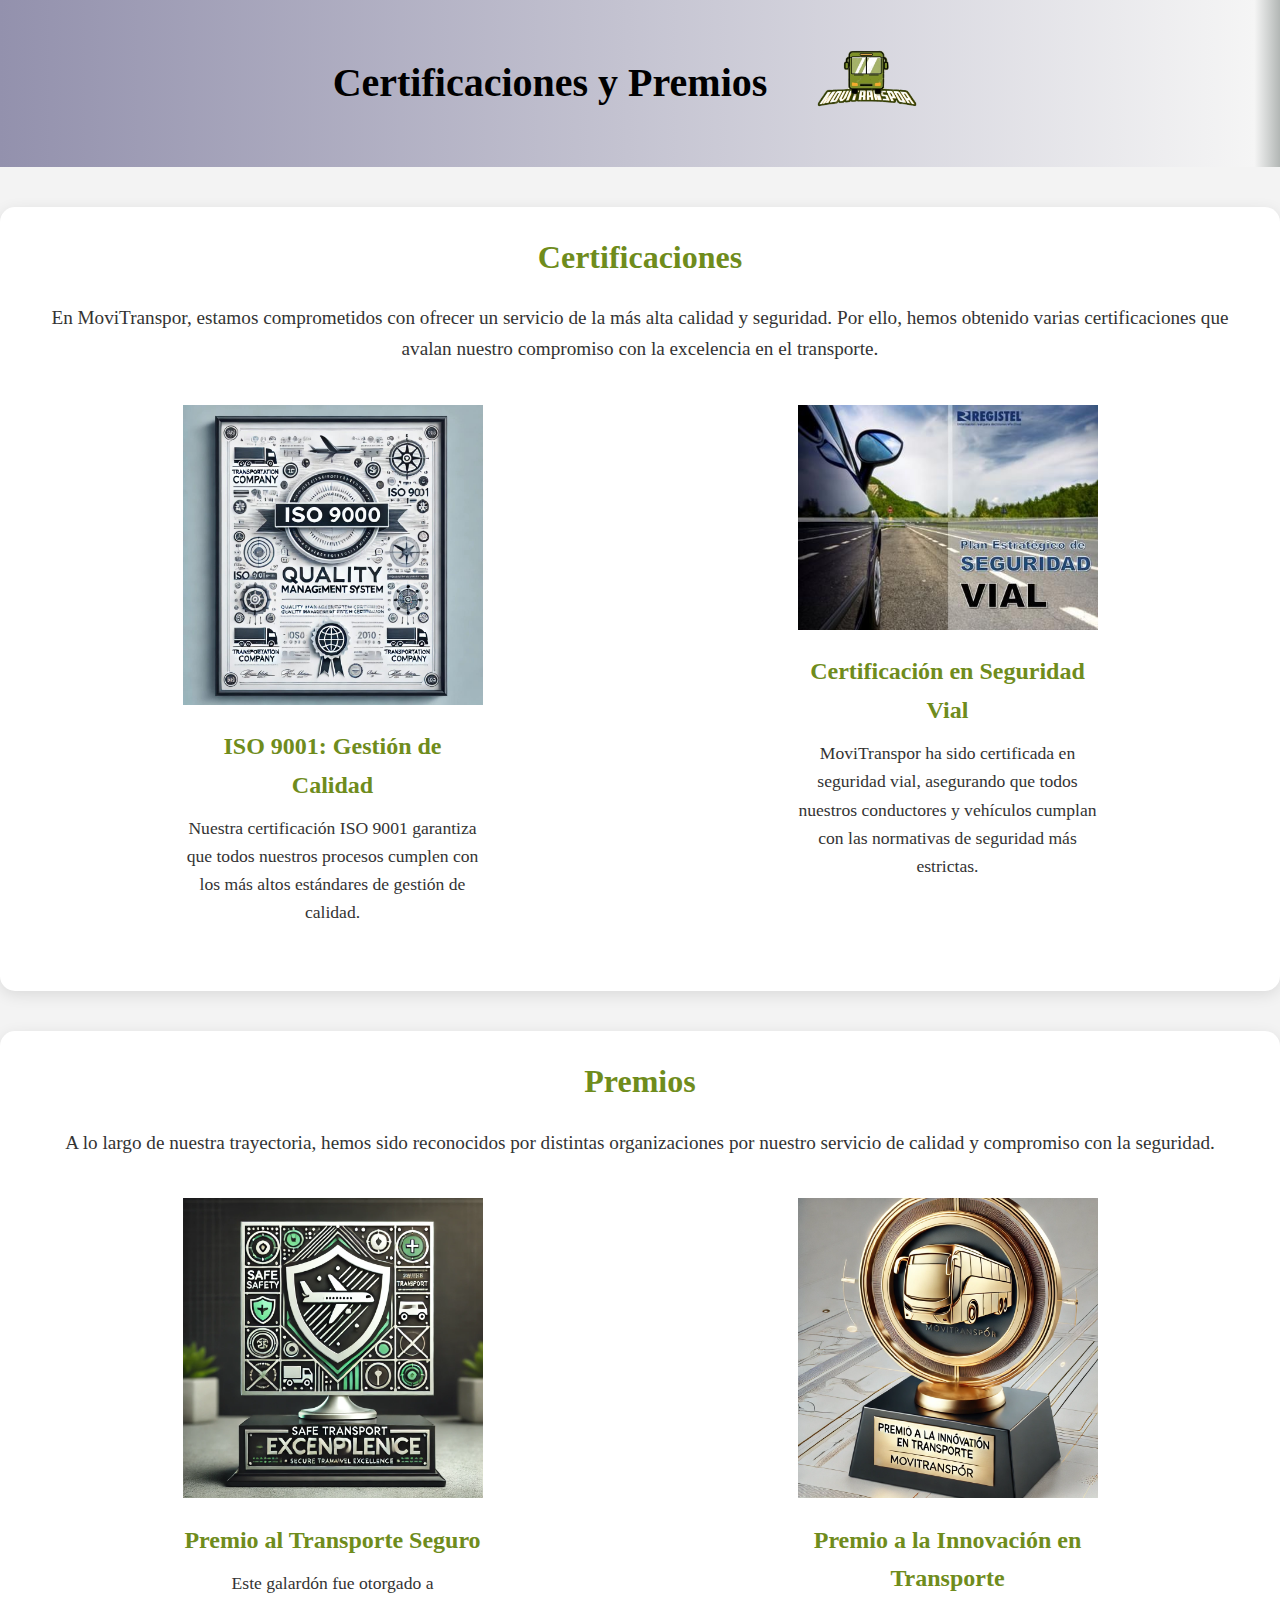
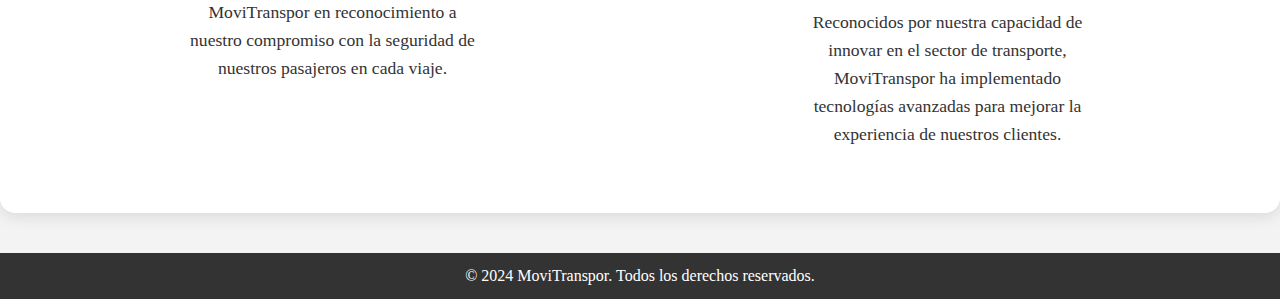
<file: certificacion.html>
<!DOCTYPE html>
<html lang="es">
<head>
    <meta charset="UTF-8">
    <meta name="viewport" content="width=device-width, initial-scale=1.0">
    <title>Certificaciones y Premios - MoviTranspor</title>
    <link rel="stylesheet" href="/css/certificaciones.css">
</head>
<body>
    <header class="header">
        <h1>Certificaciones y Premios</h1>
        <img src="/imagenes/logo.png" alt="Logo de MoviTranspor">
    </header>

    <section class="certificaciones">
        <h2>Certificaciones</h2>
        <p>En MoviTranspor, estamos comprometidos con ofrecer un servicio de la más alta calidad y seguridad. Por ello, hemos obtenido varias certificaciones que avalan nuestro compromiso con la excelencia en el transporte.</p>

        <div class="certificacion-lista">
            <div class="certificacion">
                <img src="/imagenes/iso.jpg" alt="Certificado ISO 9001">
                <h3>ISO 9001: Gestión de Calidad</h3>
                <p>Nuestra certificación ISO 9001 garantiza que todos nuestros procesos cumplen con los más altos estándares de gestión de calidad.</p>
            </div>
            <div class="certificacion">
                <img src="/imagenes/Los 5 pilares del Plan Estratégico de Seguridad Vial PESV_ -  ppt descargar.jpeg" alt="Certificado de Seguridad Vial">
                <h3>Certificación en Seguridad Vial</h3>
                <p>MoviTranspor ha sido certificada en seguridad vial, asegurando que todos nuestros conductores y vehículos cumplan con las normativas de seguridad más estrictas.</p>
            </div>
        </div>
    </section>

    <section class="premios">
        <h2>Premios</h2>
        <p>A lo largo de nuestra trayectoria, hemos sido reconocidos por distintas organizaciones por nuestro servicio de calidad y compromiso con la seguridad.</p>

        <div class="premio-lista">
            <div class="premio">
                <img src="/imagenes/seguro.webp" alt="Premio de Transporte Seguro">
                <h3>Premio al Transporte Seguro</h3>
                <p>Este galardón fue otorgado a MoviTranspor en reconocimiento a nuestro compromiso con la seguridad de nuestros pasajeros en cada viaje.</p>
            </div>
            <div class="premio">
                <img src="/imagenes/inovacion.webp" alt="Premio Empresa Innovadora">
                <h3>Premio a la Innovación en Transporte</h3>
                <p>Reconocidos por nuestra capacidad de innovar en el sector de transporte, MoviTranspor ha implementado tecnologías avanzadas para mejorar la experiencia de nuestros clientes.</p>
            </div>
        </div>
    </section>

    <footer class="footer">
        <p>&copy; 2024 MoviTranspor. Todos los derechos reservados.</p>
    </footer>
</body>
</html>
</file>
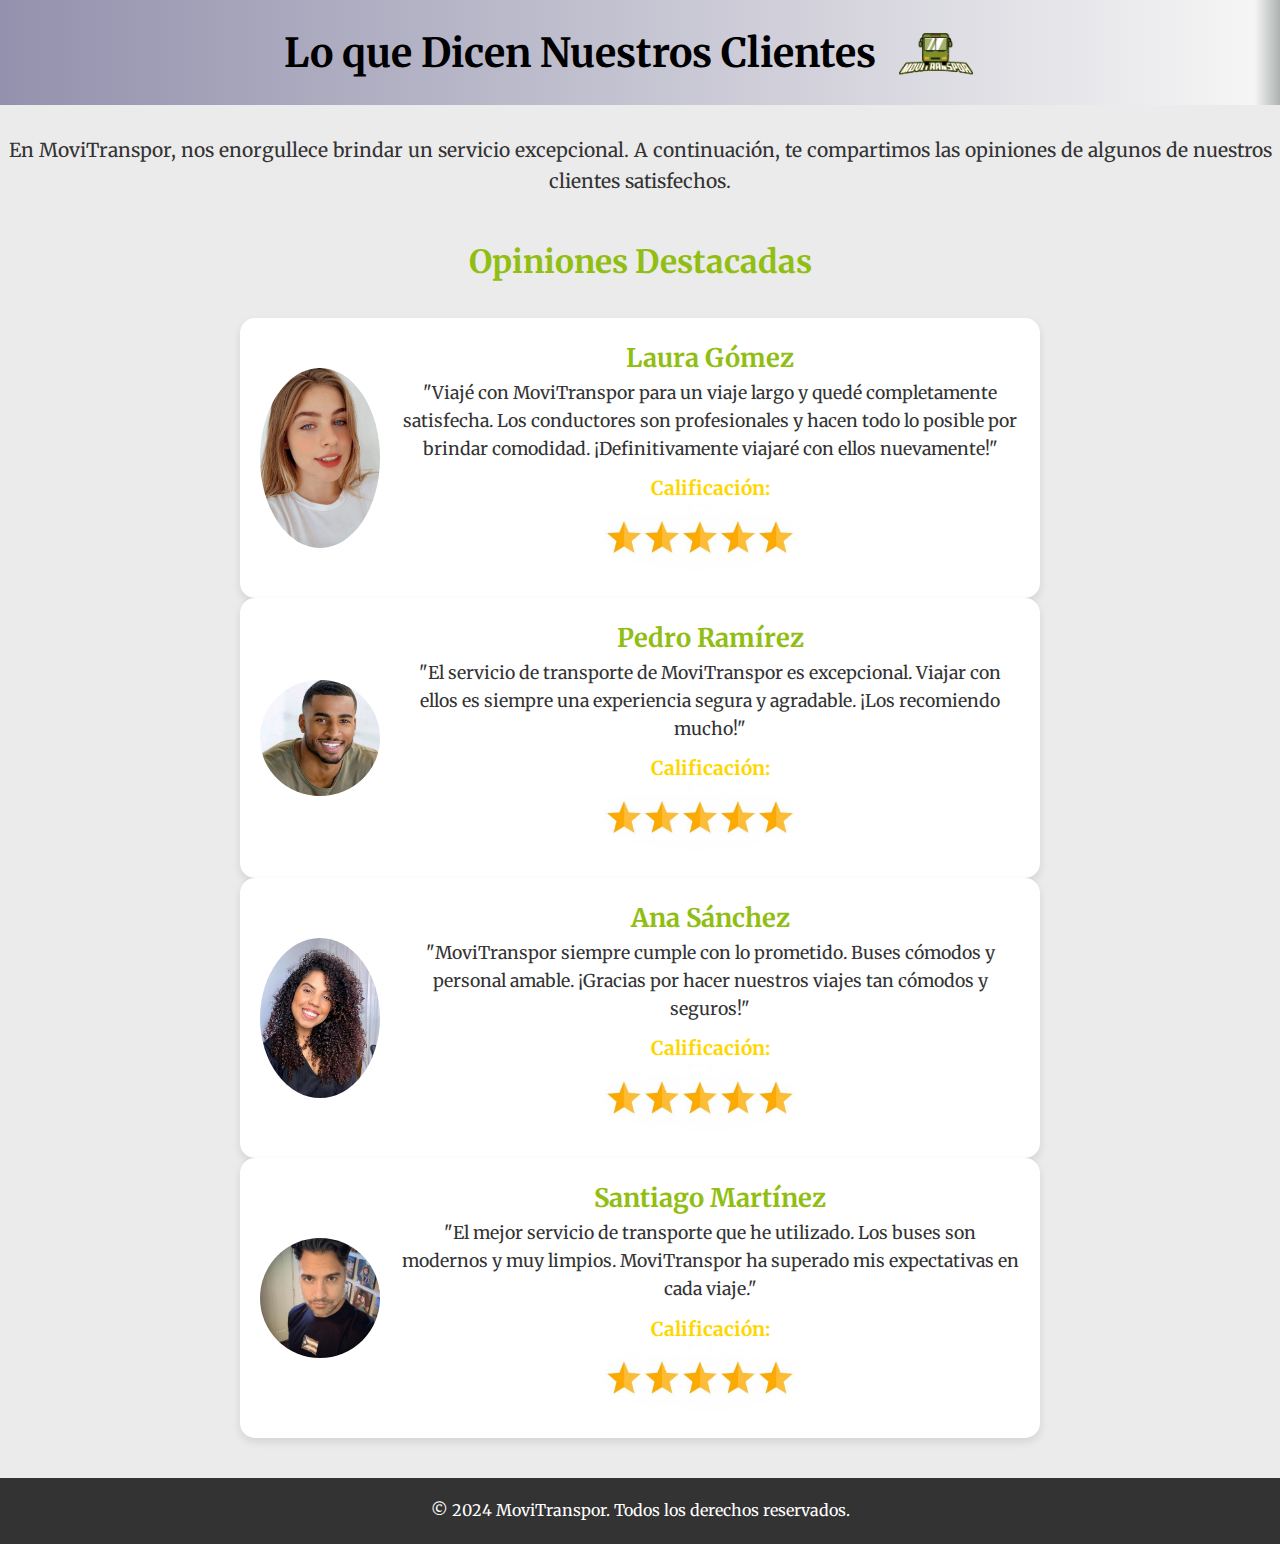
<file: clientes.html>
<!DOCTYPE html>
<html lang="es">
<head>
    <meta charset="UTF-8">
    <meta name="viewport" content="width=device-width, initial-scale=1.0">
    <title>Opiniones de Clientes - MoviTranspor</title>
    <link rel="stylesheet" href="/css/opiniones.css">
    <link
    href="https://fonts.googleapis.com/css2?family=Merriweather:ital,wght@0,300;0,400;0,700;0,900;1,300;1,400;1,700;1,900&display=swap"
    rel="stylesheet"
  />
</head>
<body>
    <header class="header">
        <h1>Lo que Dicen Nuestros Clientes</h1>
        <img src="/imagenes/logo.png" alt="Logo MoviTranspor">
    </header>

    <section class="intro">
        <p>En MoviTranspor, nos enorgullece brindar un servicio excepcional. A continuación, te compartimos las opiniones de algunos de nuestros clientes satisfechos.</p>
    </section>

    <section class="opiniones">
        <h2>Opiniones Destacadas</h2>
        
        <div class="opinion">
            <img src="/imagenes/ana.jpeg" alt="Foto de Laura Gómez">
            <div class="texto-opinion">
                <h3>Laura Gómez</h3>
                <p>"Viajé con MoviTranspor para un viaje largo y quedé completamente satisfecha. Los conductores son profesionales y hacen todo lo posible por brindar comodidad. ¡Definitivamente viajaré con ellos nuevamente!"</p>
                <div class="calificacion">
                    <p>Calificación:</p>
                    <img src="/imagenes/Icono de vector de calificación de cinco estrellas _ Vector Premium.jpeg" alt="5 estrellas">
                </div>
            </div>
        </div>

        <div class="opinion">
            <img src="/imagenes/pedro.jpeg" alt="Foto de Pedro Ramírez">
            <div class="texto-opinion">
                <h3>Pedro Ramírez</h3>
                <p>"El servicio de transporte de MoviTranspor es excepcional. Viajar con ellos es siempre una experiencia segura y agradable. ¡Los recomiendo mucho!"</p>
                <div class="calificacion">
                    <p>Calificación:</p>
                    <img src="/imagenes/Icono de vector de calificación de cinco estrellas _ Vector Premium.jpeg" alt="5 estrellas">
                </div>
            </div>
        </div>

        <div class="opinion">
            <img src="/imagenes/laura.jpeg" alt="Foto de Ana Sánchez">
            <div class="texto-opinion">
                <h3>Ana Sánchez</h3>
                <p>"MoviTranspor siempre cumple con lo prometido. Buses cómodos y personal amable. ¡Gracias por hacer nuestros viajes tan cómodos y seguros!"</p>
                <div class="calificacion">
                    <p>Calificación:</p>
                    <img src="/imagenes/Icono de vector de calificación de cinco estrellas _ Vector Premium.jpeg" alt="5 estrellas">
                </div>
            </div>
        </div>

        <div class="opinion">
            <img src="/imagenes/santiago.jpeg" alt="Foto de Santiago Martínez">
            <div class="texto-opinion">
                <h3>Santiago Martínez</h3>
                <p>"El mejor servicio de transporte que he utilizado. Los buses son modernos y muy limpios. MoviTranspor ha superado mis expectativas en cada viaje."</p>
                <div class="calificacion">
                    <p>Calificación:</p>
                    <img src="/imagenes/Icono de vector de calificación de cinco estrellas _ Vector Premium.jpeg" alt="5 estrellas">
                </div>
            </div>
        </div>
    </section>

    <footer class="footer">
        <p>© 2024 MoviTranspor. Todos los derechos reservados.</p>
    </footer>
</body>
</html>
</file>
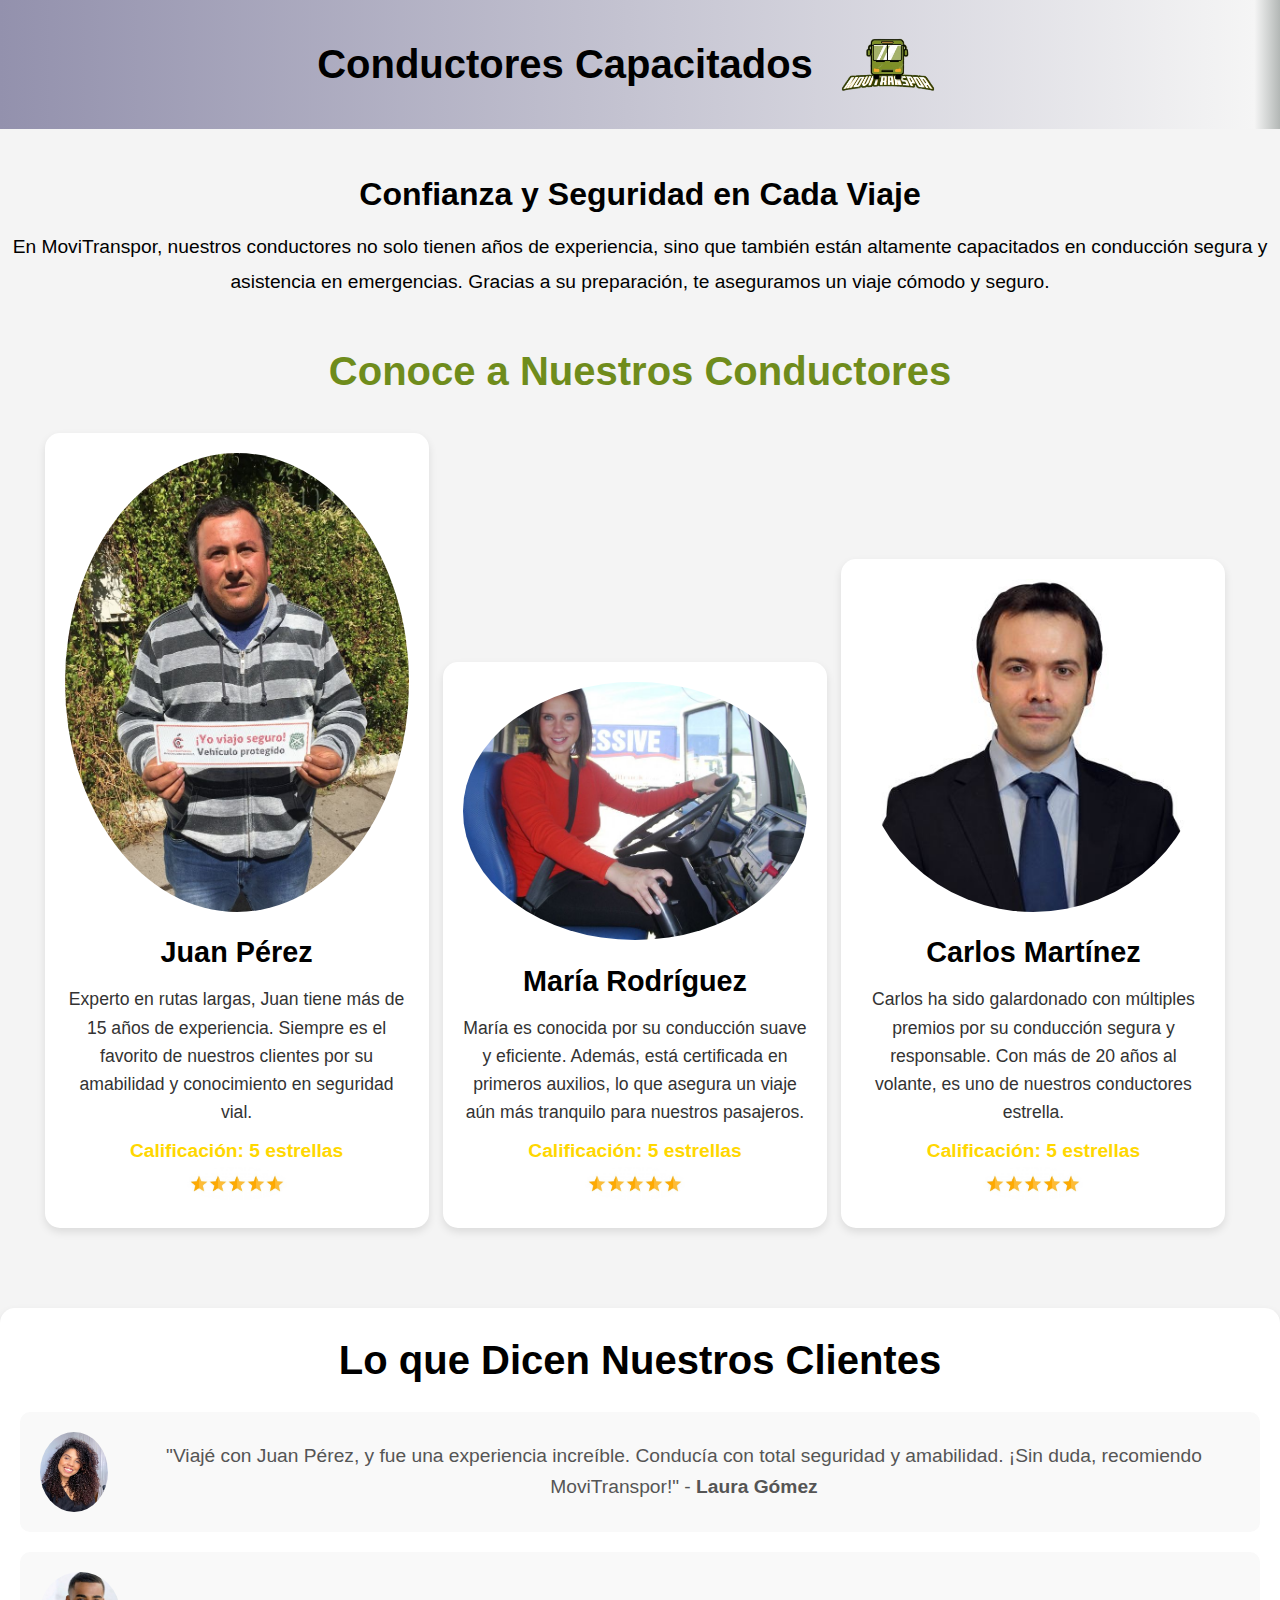
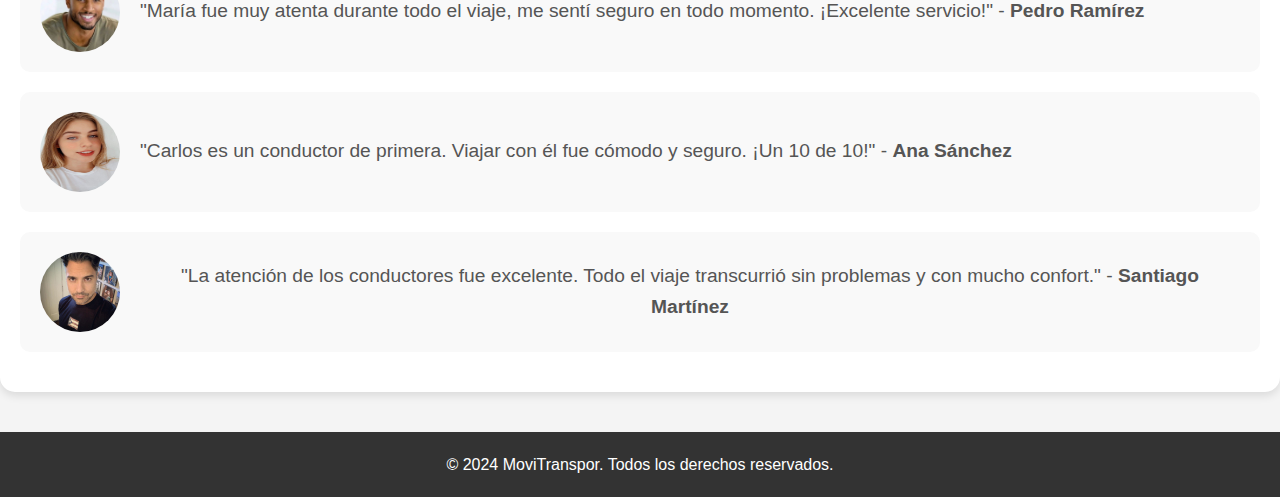
<file: conductores.html>
<!DOCTYPE html>
<html lang="es">
<head>
    <meta charset="UTF-8">
    <meta name="viewport" content="width=device-width, initial-scale=1.0">
    <title>Conductores Capacitados - MoviTranspor</title>
    <link rel="stylesheet" href="/css/conductores.css">
</head>
<body>
    <header class="header">
        <h1>Conductores Capacitados</h1>
        <img src="/imagenes/logo.png" alt="Logo de MoviTranspor">
    </header>

    <section class="intro">
        <h2>Confianza y Seguridad en Cada Viaje</h2>
        <p>En MoviTranspor, nuestros conductores no solo tienen años de experiencia, sino que también están altamente capacitados en conducción segura y asistencia en emergencias. Gracias a su preparación, te aseguramos un viaje cómodo y seguro.</p>
    </section>

    <section class="reseñas">
        <h2>Conoce a Nuestros Conductores</h2>
        <div class="conductor">
            <img src="/imagenes/JUAN.jpeg" alt="Foto de Juan Pérez">
            <h3>Juan Pérez</h3>
            <p>Experto en rutas largas, Juan tiene más de 15 años de experiencia. Siempre es el favorito de nuestros clientes por su amabilidad y conocimiento en seguridad vial.</p>
            <div class="calificacion">
                <p>Calificación: 5 estrellas</p>
                <img src="/imagenes/Icono de vector de calificación de cinco estrellas _ Vector Premium.jpeg" alt="5 estrellas">
            </div>
        </div>

        <div class="conductor">
            <img src="/imagenes/Conductora de Tractocamion.jpeg" alt="Foto de María Rodríguez">
            <h3>María Rodríguez</h3>
            <p>María es conocida por su conducción suave y eficiente. Además, está certificada en primeros auxilios, lo que asegura un viaje aún más tranquilo para nuestros pasajeros.</p>
            <div class="calificacion">
                <p>Calificación: 5 estrellas</p>
                <img src="/imagenes/Icono de vector de calificación de cinco estrellas _ Vector Premium.jpeg" alt="5 estrellas">
            </div>
        </div>

        <div class="conductor">
            <img src="/imagenes/carlos.jpeg" alt="Foto de Carlos Martínez">
            <h3>Carlos Martínez</h3>
            <p>Carlos ha sido galardonado con múltiples premios por su conducción segura y responsable. Con más de 20 años al volante, es uno de nuestros conductores estrella.</p>
            <div class="calificacion">
                <p>Calificación: 5 estrellas</p>
                <img src="/imagenes/Icono de vector de calificación de cinco estrellas _ Vector Premium.jpeg" alt="5 estrellas">
            </div>
        </div>
    </section>

    <section class="testimonios">
        <h2>Lo que Dicen Nuestros Clientes</h2>
        <div class="testimonio">
            <img src="/imagenes/laura.jpeg" alt="Foto de Laura Gómez">
            <p>"Viajé con Juan Pérez, y fue una experiencia increíble. Conducía con total seguridad y amabilidad. ¡Sin duda, recomiendo MoviTranspor!" - <strong>Laura Gómez</strong></p>
        </div>
        <div class="testimonio">
            <img src="/imagenes/pedro.jpeg" alt="Foto de Pedro Ramírez">
            <p>"María fue muy atenta durante todo el viaje, me sentí seguro en todo momento. ¡Excelente servicio!" - <strong>Pedro Ramírez</strong></p>
        </div>
        <div class="testimonio">
            <img src="/imagenes/ana.jpeg" alt="Foto de Ana Sánchez">
            <p>"Carlos es un conductor de primera. Viajar con él fue cómodo y seguro. ¡Un 10 de 10!" - <strong>Ana Sánchez</strong></p>
        </div>
        <div class="testimonio">
            <img src="/imagenes/santiago.jpeg" alt="Foto de Santiago Martínez">
            <p>"La atención de los conductores fue excelente. Todo el viaje transcurrió sin problemas y con mucho confort." - <strong>Santiago Martínez</strong></p>
        </div>
    </section>

    <footer class="footer">
        <p>© 2024 MoviTranspor. Todos los derechos reservados.</p>
    </footer>
</body>
</html>
</file>
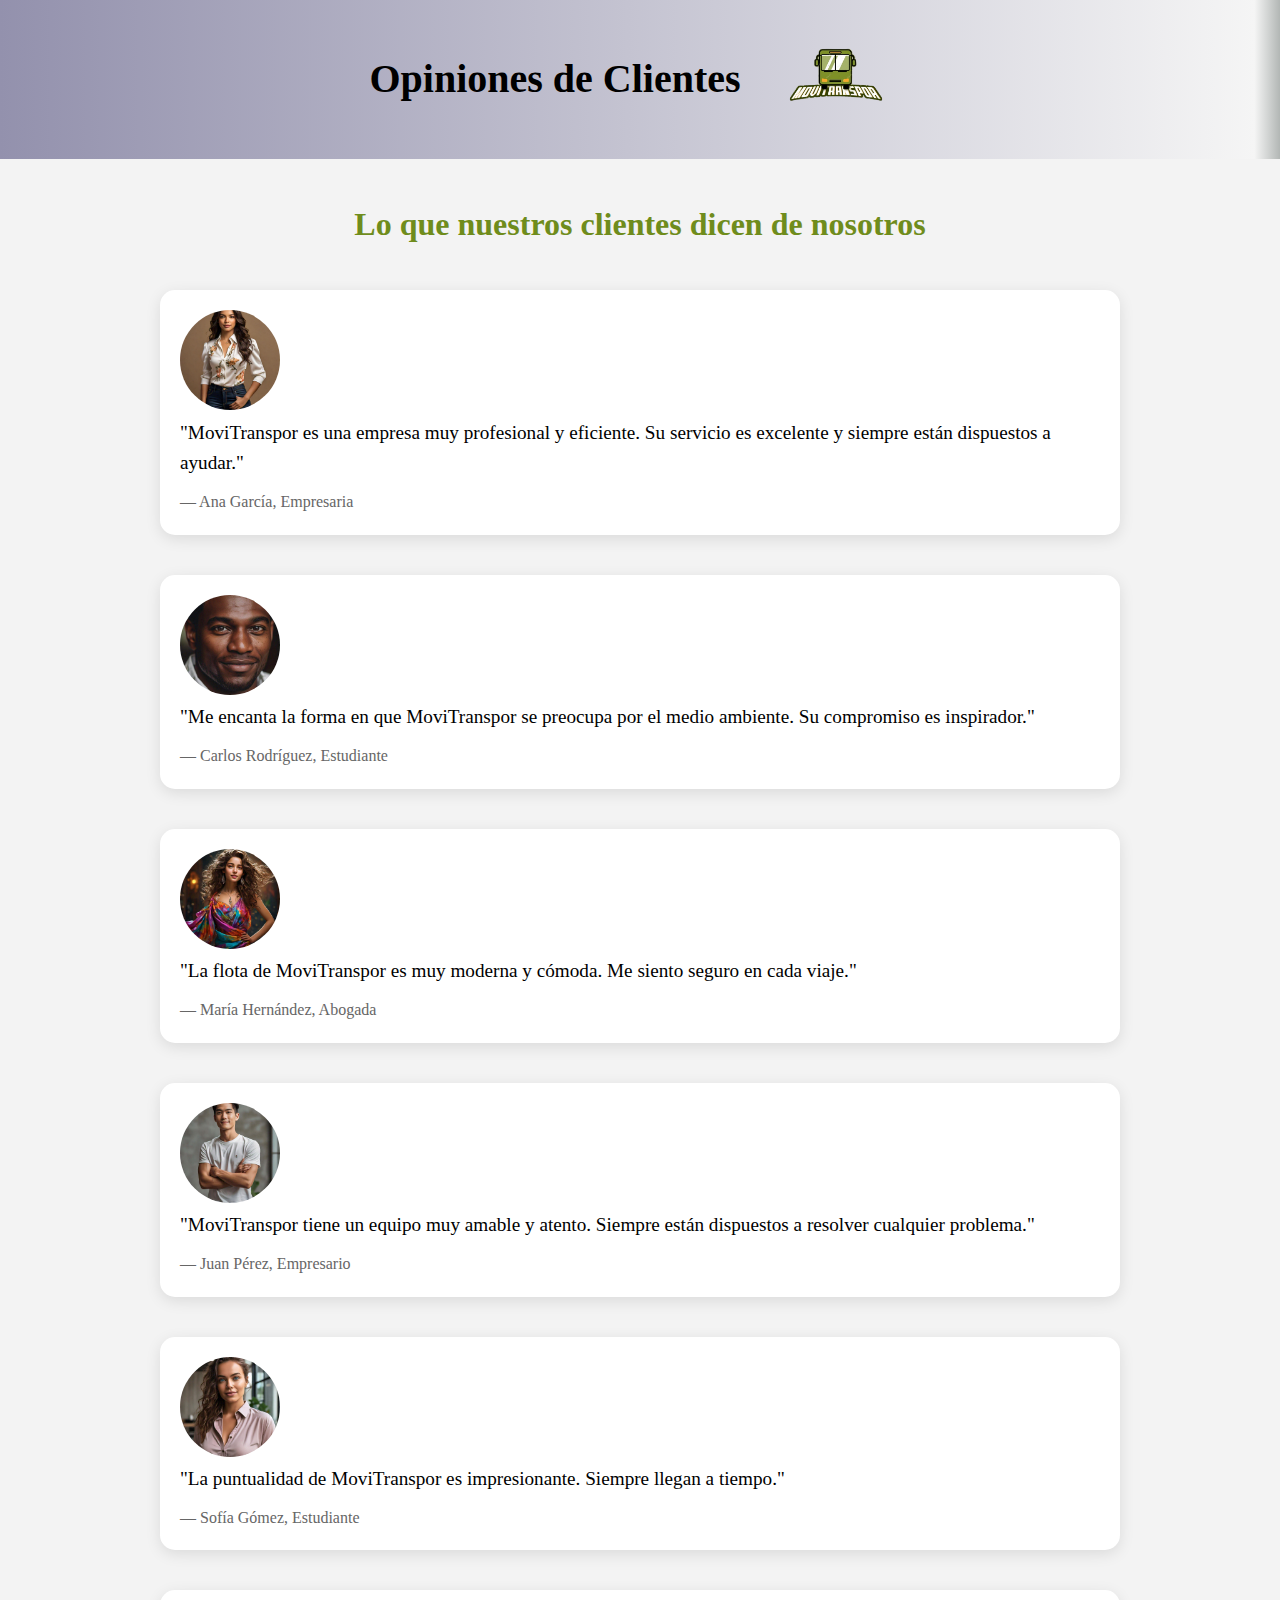
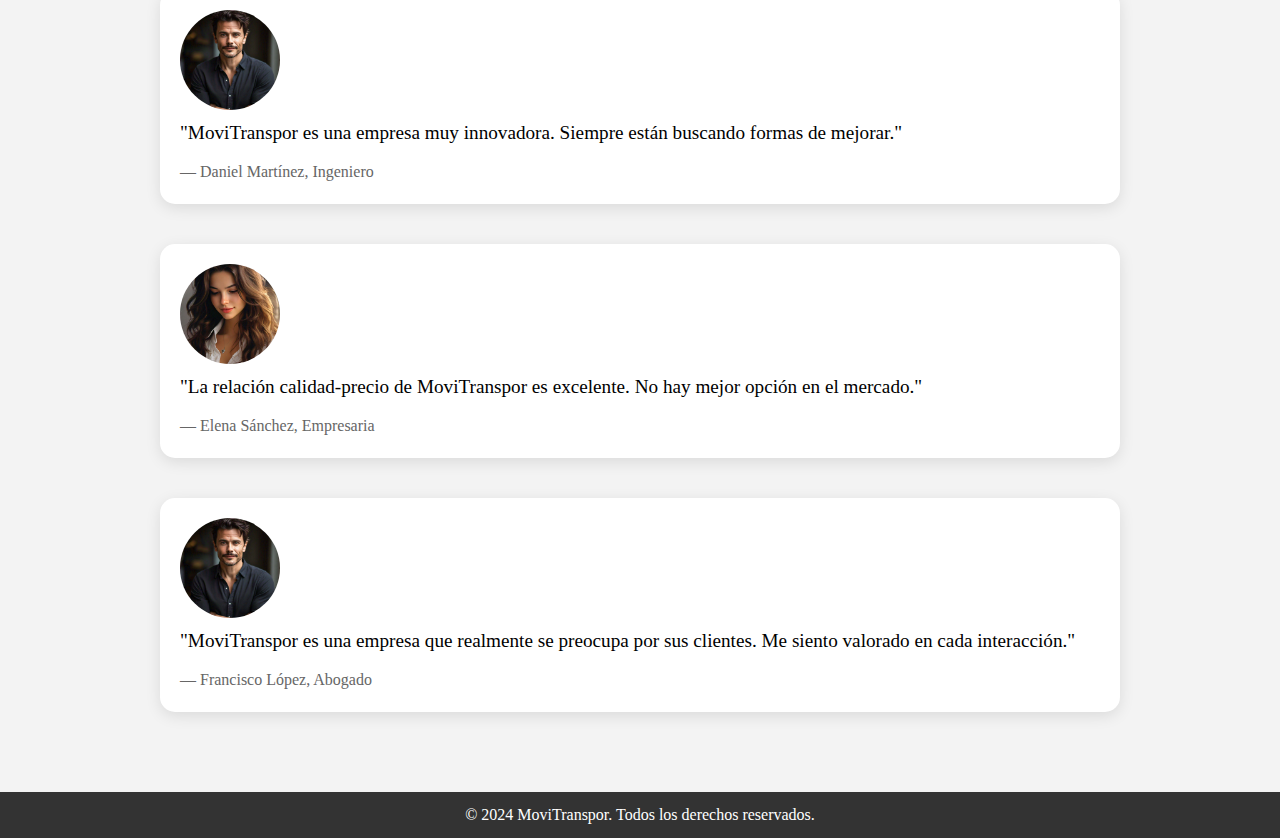
<file: criterios.html>
<!DOCTYPE html>
<html lang="es">
<head>
    <meta charset="UTF-8">
    <meta name="viewport" content="width=device-width, initial-scale=1.0">
    <title>Opiniones de Clientes - MoviTranspor</title>
    <link rel="stylesheet" href="/css/criterios.css">
</head>
<body>
    <header class="header">
        <h1>Opiniones de Clientes</h1>
        <img src="/imagenes/logo.png" alt="Logo de MoviTranspor">
    </header>
    <section class="opiniones">
        <h2>Lo que nuestros clientes dicen de nosotros</h2>
        <div class="tarjeta-opinion">
            <img src="/imagenes/mujer1.jpg" alt="Cliente 1">
            <p>"MoviTranspor es una empresa muy profesional y eficiente. Su servicio es excelente y siempre están dispuestos a ayudar."</p>
            <span>— Ana García, Empresaria</span>
        </div>
        <div class="tarjeta-opinion">
            <img src="/imagenes/hombre1.jpg" alt="Cliente 2">
            <p>"Me encanta la forma en que MoviTranspor se preocupa por el medio ambiente. Su compromiso es inspirador."</p>
            <span>— Carlos Rodríguez, Estudiante</span>
        </div>
        <div class="tarjeta-opinion">
            <img src="/imagenes/mujer2.jpg" alt="Cliente 3">
            <p>"La flota de MoviTranspor es muy moderna y cómoda. Me siento seguro en cada viaje."</p>
            <span>— María Hernández, Abogada</span>
        </div>
        <div class="tarjeta-opinion">
            <img src="/imagenes/hombre3.jpg" alt="Cliente 4">
            <p>"MoviTranspor tiene un equipo muy amable y atento. Siempre están dispuestos a resolver cualquier problema."</p>
            <span>— Juan Pérez, Empresario</span>
        </div>
        <div class="tarjeta-opinion">
            <img src="/imagenes/mujer3.jpg" alt="Cliente 5">
            <p>"La puntualidad de MoviTranspor es impresionante. Siempre llegan a tiempo."</p>
            <span>— Sofía Gómez, Estudiante</span>
        </div>
        <div class="tarjeta-opinion">
            <img src="/imagenes/hombre4.jpg" alt="Cliente 6">
            <p>"MoviTranspor es una empresa muy innovadora. Siempre están buscando formas de mejorar."</p>
            <span>— Daniel Martínez, Ingeniero</span>
        </div>
        <div class="tarjeta-opinion">
            <img src="/imagenes/mujer4.jpg" alt="Cliente 7">
            <p>"La relación calidad-precio de MoviTranspor es excelente. No hay mejor opción en el mercado."</p>
            <span>— Elena Sánchez, Empresaria</span>
        </div>
        <div class="tarjeta-opinion">
            <img src="/imagenes/hombre4.jpg" alt="Cliente 8">
            <p>"MoviTranspor es una empresa que realmente se preocupa por sus clientes. Me siento valorado en cada interacción."</p>
            <span>— Francisco López, Abogado</span>
        </div>
    </section>
    <footer class="footer">
        <p>&copy; 2024 MoviTranspor. Todos los derechos reservados.</p>
    </footer>
</body>
</html>
</file>
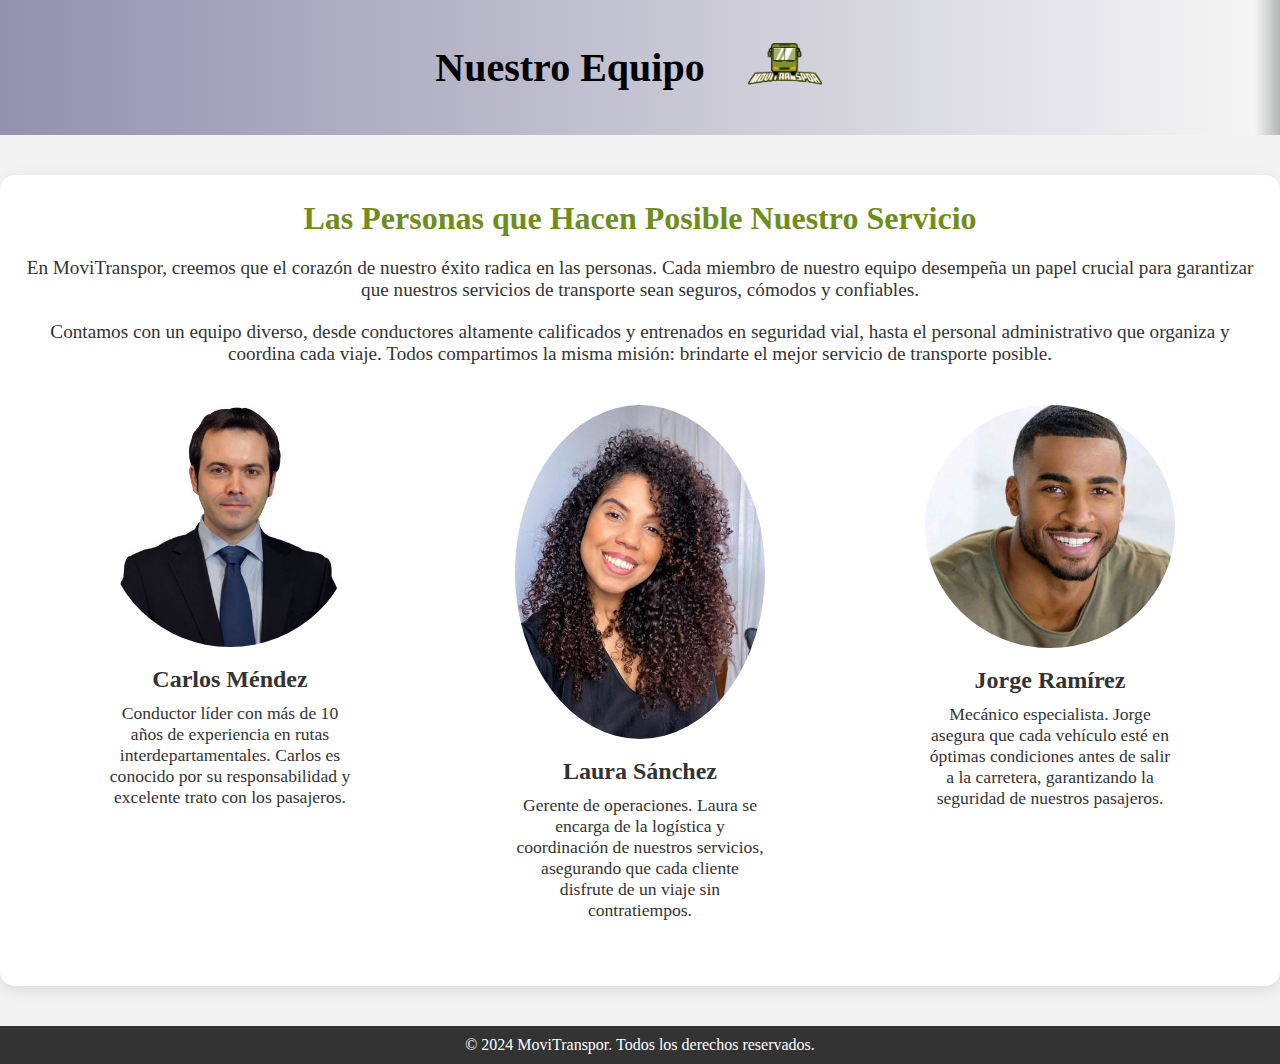
<file: equipo.html>
<!DOCTYPE html>
<html lang="es">
<head>
    <meta charset="UTF-8">
    <meta name="viewport" content="width=device-width, initial-scale=1.0">
    <title>Nuestro Equipo - MoviTranspor</title>
    <link rel="stylesheet" href="/css/equipos.css">
</head>
<body>
    <header class="header">
        <h1>Nuestro Equipo</h1>
        <img src="/imagenes/logo.png" alt="Logo de MoviTranspor">
    </header>

    <section class="equipo">
        <h2>Las Personas que Hacen Posible Nuestro Servicio</h2>
        <p>En MoviTranspor, creemos que el corazón de nuestro éxito radica en las personas. Cada miembro de nuestro equipo desempeña un papel crucial para garantizar que nuestros servicios de transporte sean seguros, cómodos y confiables.</p>
        <p>Contamos con un equipo diverso, desde conductores altamente calificados y entrenados en seguridad vial, hasta el personal administrativo que organiza y coordina cada viaje. Todos compartimos la misma misión: brindarte el mejor servicio de transporte posible.</p>

        <div class="perfil-container">
            <div class="perfil">
                <img src="/imagenes/carlos.jpeg " alt="Conductor">
                <h3>Carlos Méndez</h3>
                <p>Conductor líder con más de 10 años de experiencia en rutas interdepartamentales. Carlos es conocido por su responsabilidad y excelente trato con los pasajeros.</p>
            </div>
            <div class="perfil">
                <img src="/imagenes/laura.jpeg" alt="Personal Administrativo">
                <h3>Laura Sánchez</h3>
                <p>Gerente de operaciones. Laura se encarga de la logística y coordinación de nuestros servicios, asegurando que cada cliente disfrute de un viaje sin contratiempos.</p>
            </div>
            <div class="perfil">
                <img src="/imagenes/pedro.jpeg" alt="Mecánico">
                <h3>Jorge Ramírez</h3>
                <p>Mecánico especialista. Jorge asegura que cada vehículo esté en óptimas condiciones antes de salir a la carretera, garantizando la seguridad de nuestros pasajeros.</p>
            </div>
        </div>
    </section>

    <footer class="footer">
        <p>&copy; 2024 MoviTranspor. Todos los derechos reservados.</p>
    </footer>
</body>
</html>
</file>
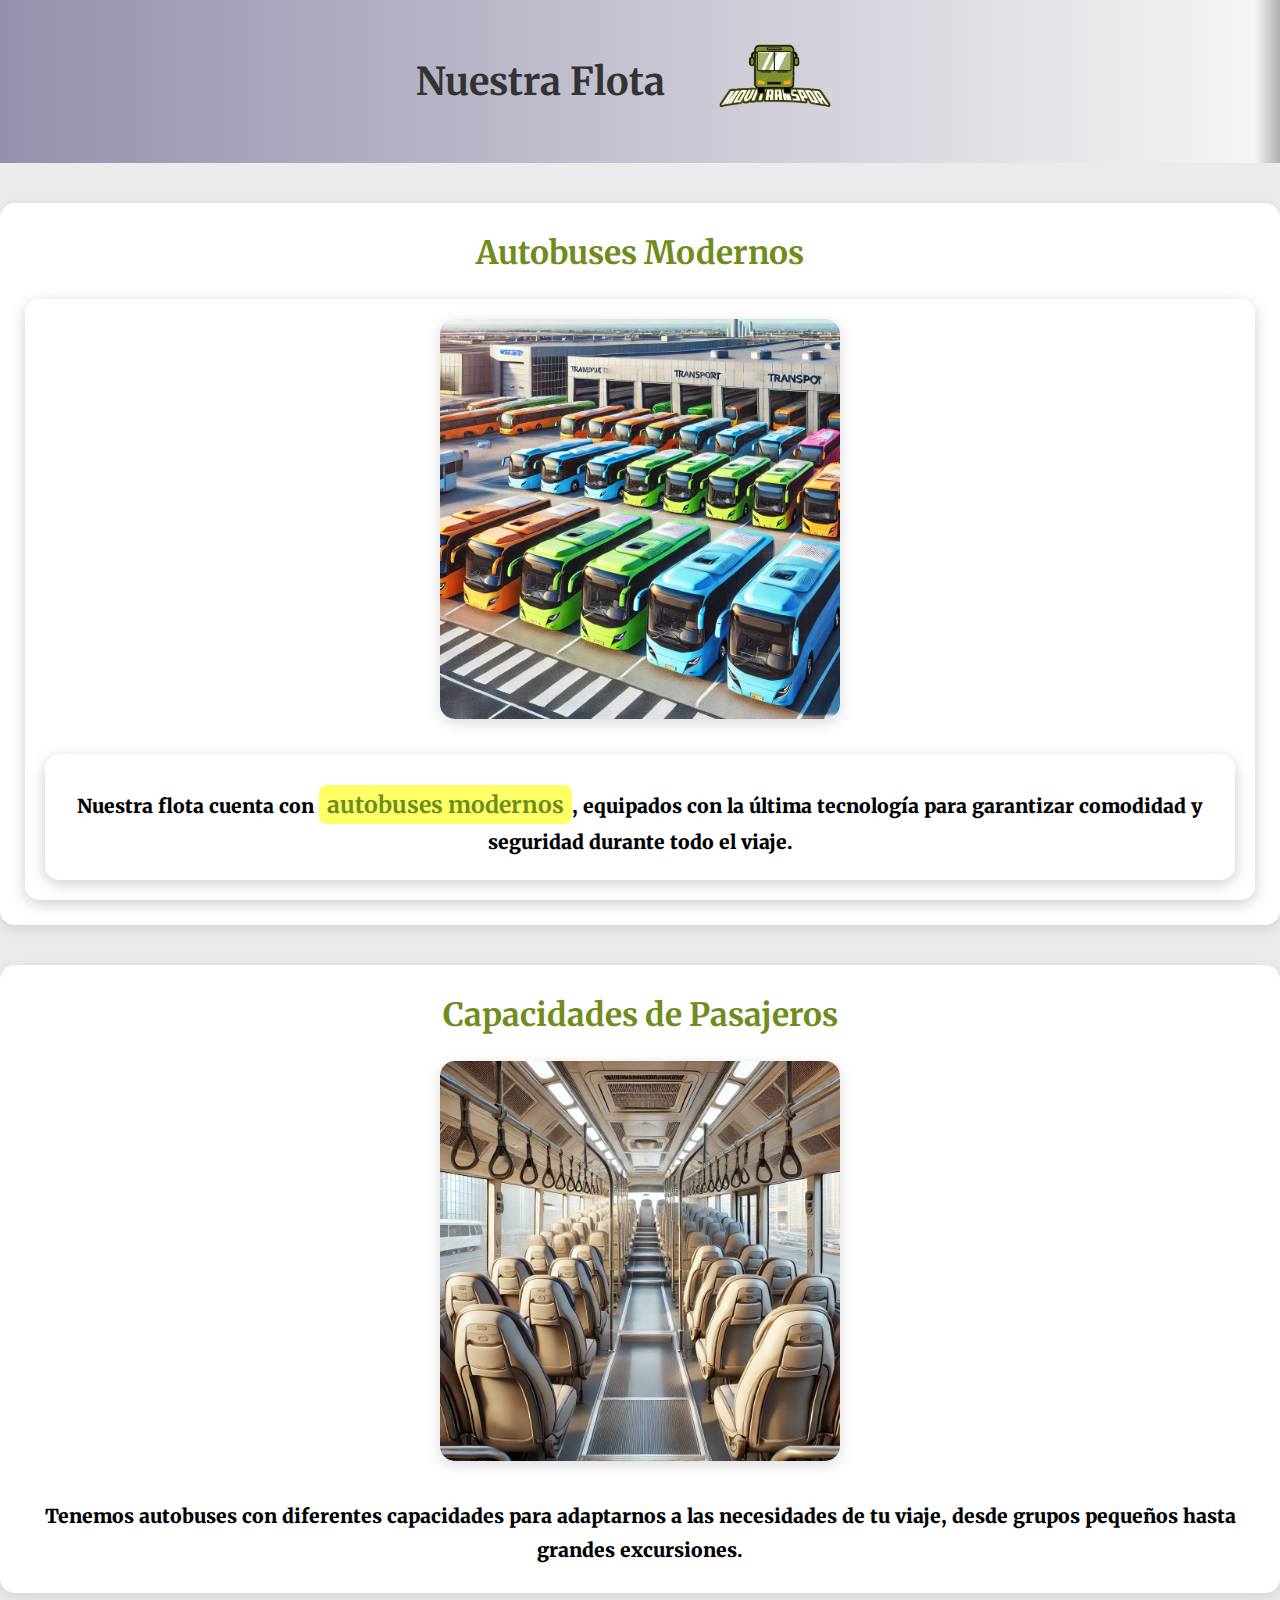
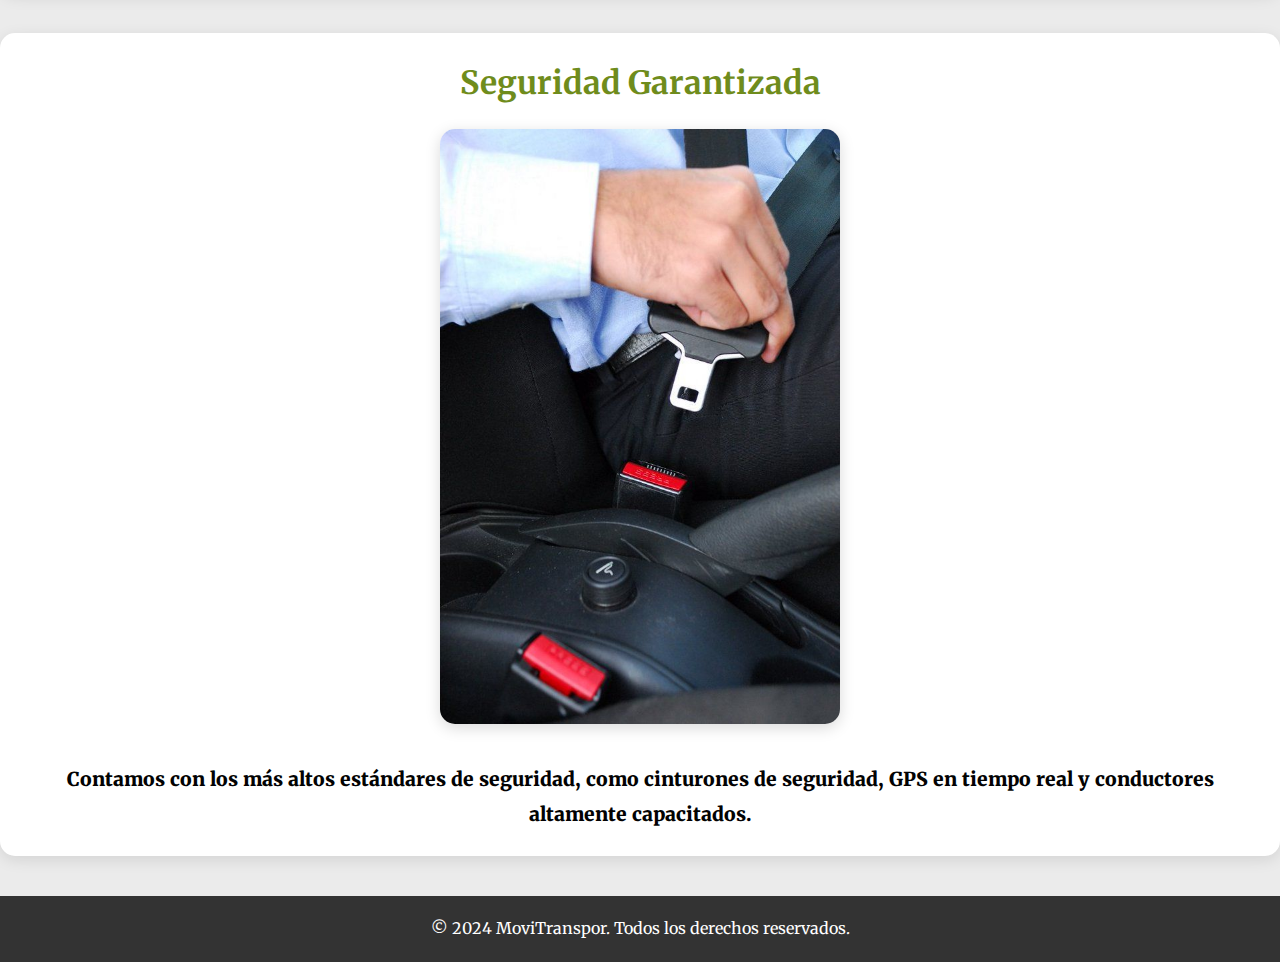
<file: flota.html>
<!DOCTYPE html>
<html lang="es">
<head>
    <meta charset="UTF-8">
    <meta name="viewport" content="width=device-width, initial-scale=1.0">
    <title>Nuestra Flota - MoviTranspor</title>
    <link rel="stylesheet" href="/css/flota.css">
    <link
    href="https://fonts.googleapis.com/css2?family=Merriweather:ital,wght@0,300;0,400;0,700;0,900;1,300;1,400;1,700;1,900&display=swap"
    rel="stylesheet"
  />
</head>
<body>
    <header class="header">
        <h1>Nuestra Flota</h1>
        <img src="/imagenes/logo.png" alt="Logo de MoviTranspor">
    </header>

    <section class="flota">
        <div class="modernos">
            <h3>Autobuses Modernos</h3>
            <div class="modernos-content">
                <img src="/imagenes/flota.webp" alt="Autobuses modernos">
                <div class="text">
                    <p>Nuestra flota cuenta con <span class="highlight">autobuses modernos</span>, equipados con la última tecnología para garantizar comodidad y seguridad durante todo el viaje.</p>
                </div>
            </div>
        </div>
    </section>

    <section class="capacidades">
        <h3>Capacidades de Pasajeros</h3>
        <img src="/imagenes/capacidad.webp" alt="Capacidad de pasajeros">
        <p>Tenemos autobuses con diferentes capacidades para adaptarnos a las necesidades de tu viaje, desde <span class="highlight">grupos pequeños</span> hasta grandes excursiones.</p>
    </section>


    <section class="seguridad">
        <h3>Seguridad Garantizada</h3>
        <img src="/imagenes/seguridad.jpeg" alt="Seguridad en autobuses">
        <p>Contamos con los más altos estándares de <span class="highlight">seguridad</span>, como cinturones de seguridad, GPS en tiempo real y conductores altamente capacitados.</p>
    </section>

    <footer class="footer">
        <p>© 2024 MoviTranspor. Todos los derechos reservados.</p>
    </footer>

    
    
</body>
</html>
</file>
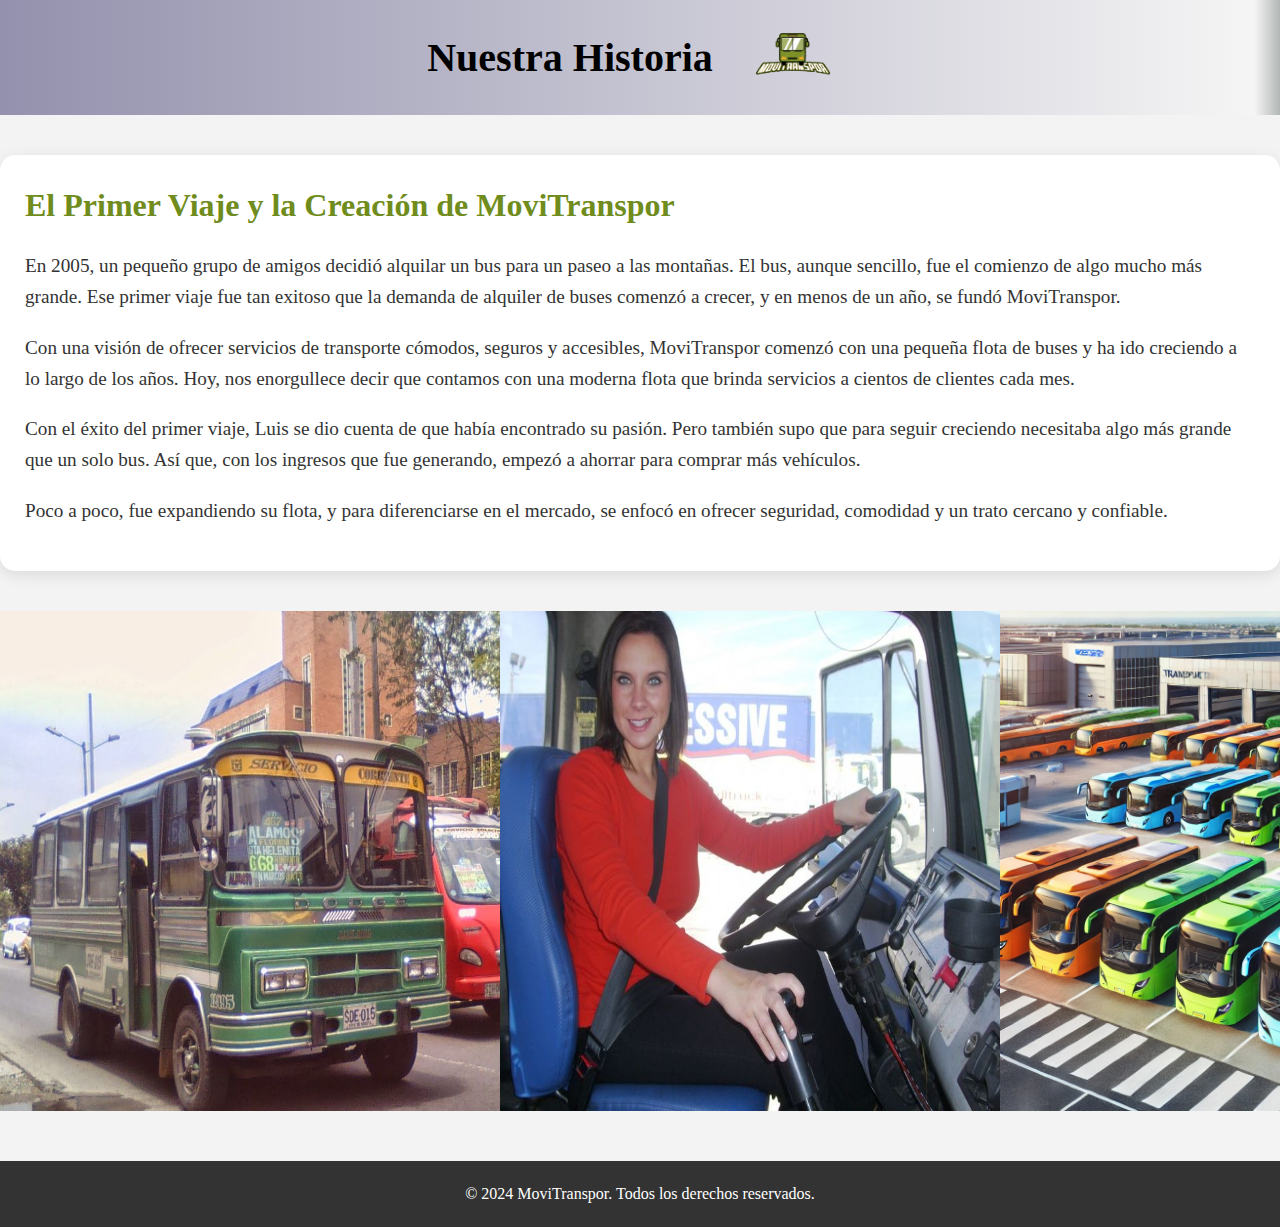
<file: historia.html>
<!DOCTYPE html>
<html lang="es">
<head>
    <meta charset="UTF-8">
    <meta name="viewport" content="width=device-width, initial-scale=1.0">
    <title>Historia y Evolución de MoviTranspor</title>
    <link rel="stylesheet" href="/css/historia.css">
</head>
<body>
    <header class="header">
        <h1>Nuestra Historia</h1>
        <img src="/imagenes/logo.png" alt="Logo de MoviTranspor">
    </header>

    <section class="historia">
        <h2>El Primer Viaje y la Creación de MoviTranspor</h2>
        <p>En 2005, un pequeño grupo de amigos decidió alquilar un bus para un paseo a las montañas. El bus, aunque sencillo, fue el comienzo de algo mucho más grande. Ese primer viaje fue tan exitoso que la demanda de alquiler de buses comenzó a crecer, y en menos de un año, se fundó MoviTranspor.</p>
        <p>Con una visión de ofrecer servicios de transporte cómodos, seguros y accesibles, MoviTranspor comenzó con una pequeña flota de buses y ha ido creciendo a lo largo de los años. Hoy, nos enorgullece decir que contamos con una moderna flota que brinda servicios a cientos de clientes cada mes.</p>
        <p>Con el éxito del primer viaje, Luis se dio cuenta de que había encontrado su pasión. Pero también supo que para seguir creciendo necesitaba algo más grande que un solo bus. Así que, con los ingresos que fue generando, empezó a ahorrar para comprar más vehículos. </p>
        <p> Poco a poco, fue expandiendo su flota, y para diferenciarse en el mercado, se enfocó en ofrecer seguridad, comodidad y un trato cercano y confiable.</p>
    </section>

    <div class="carrusel">
        <div class="imagenes">
            <img src="/imagenes/bus-viejo.jpg" alt="Imagen 1">
            <img src="/imagenes/Conductora de Tractocamion.jpeg" alt="Imagen 2">
            <img src="/imagenes/flota.webp" alt="Imagen 3">
            <img src="/imagenes/equipo.jpeg" alt="Imagen 4">
            <img src="/imagenes/varios-buses.webp" alt="Imagen 5">
            <img src="/imagenes/flota.webp" alt="Imagen 6">
        </div>
    </div>

    </section>


    <footer class="footer">
        <p>© 2024 MoviTranspor. Todos los derechos reservados.</p>
    </footer>
</body>
</html>
</file>
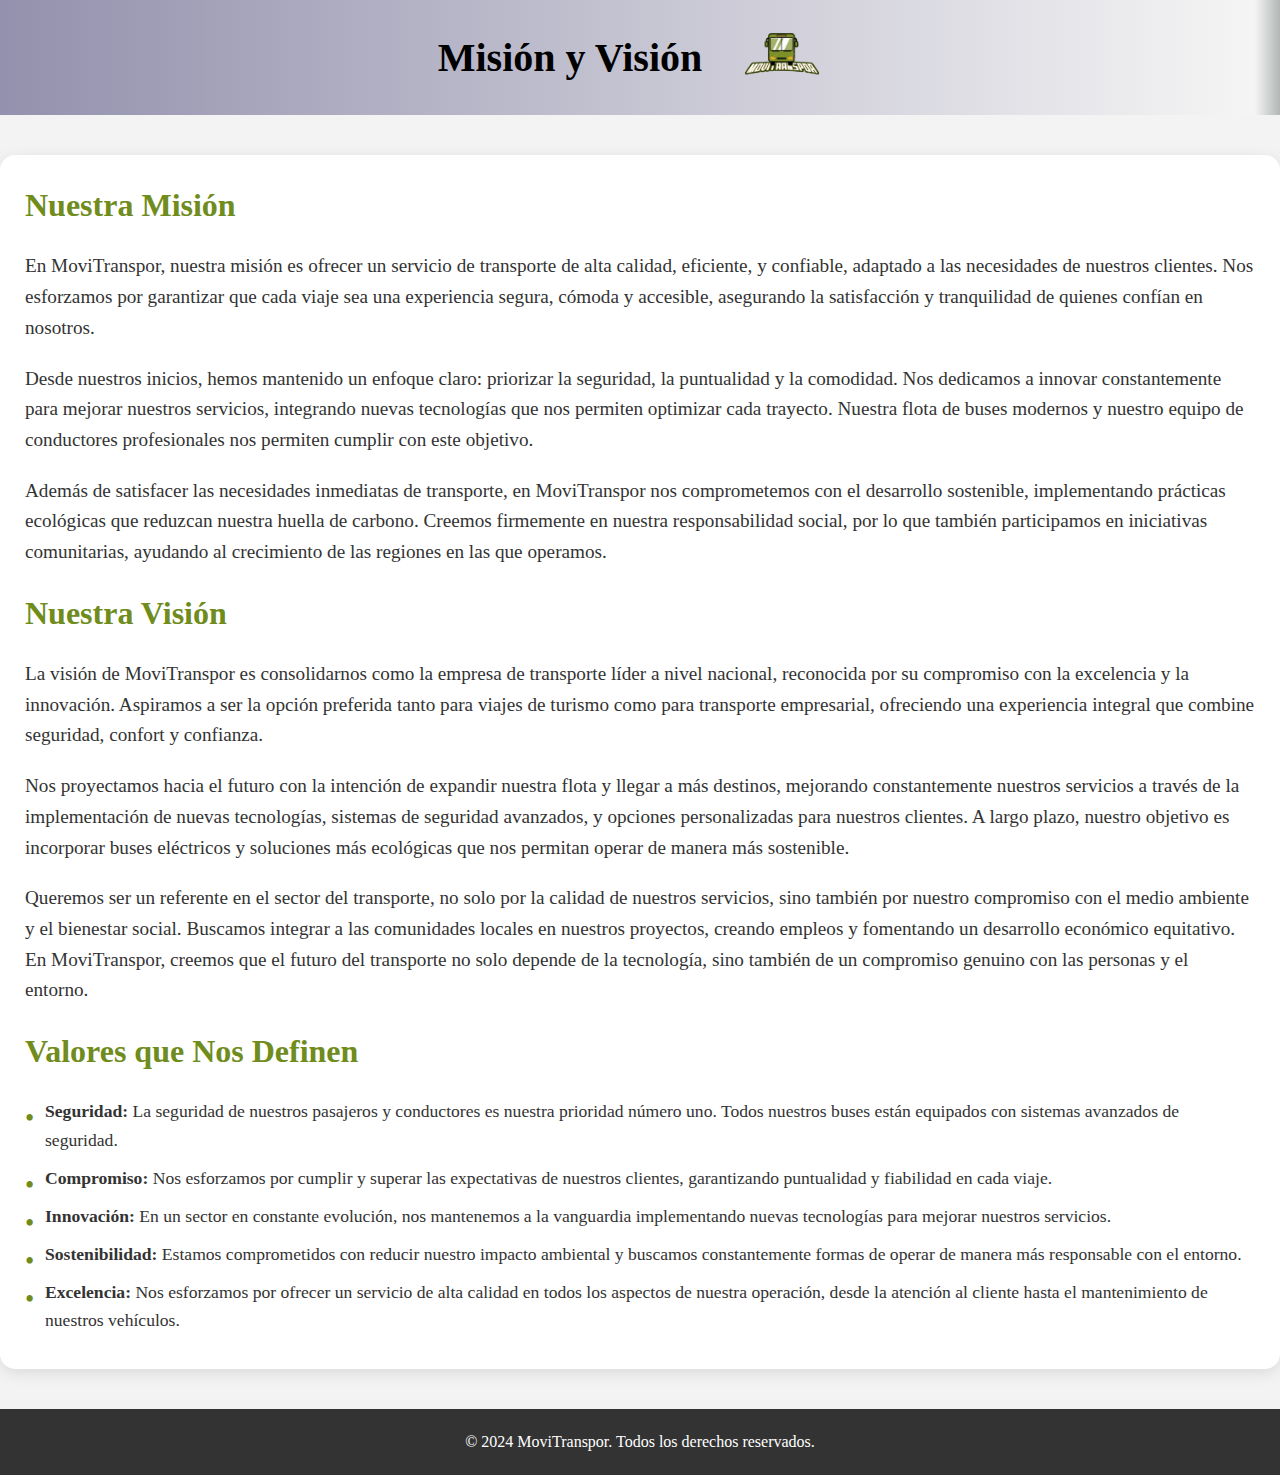
<file: mision-vision.html>
<!DOCTYPE html>
<html lang="es">
<head>
    <meta charset="UTF-8">
    <meta name="viewport" content="width=device-width, initial-scale=1.0">
    <title>Misión y Visión de MoviTranspor</title>
    <link rel="stylesheet" href="/css/mision_vision.css">
</head>
<body>
    <header class="header">
        <h1>Misión y Visión</h1>
        <img src="/imagenes/logo.png" alt="Logo de MoviTranspor">
    </header>

    <section class="contenido">
        <h2>Nuestra Misión</h2>
        <p>En MoviTranspor, nuestra misión es ofrecer un servicio de transporte de alta calidad, eficiente, y confiable, adaptado a las necesidades de nuestros clientes. Nos esforzamos por garantizar que cada viaje sea una experiencia segura, cómoda y accesible, asegurando la satisfacción y tranquilidad de quienes confían en nosotros.</p>
        <p>Desde nuestros inicios, hemos mantenido un enfoque claro: priorizar la seguridad, la puntualidad y la comodidad. Nos dedicamos a innovar constantemente para mejorar nuestros servicios, integrando nuevas tecnologías que nos permiten optimizar cada trayecto. Nuestra flota de buses modernos y nuestro equipo de conductores profesionales nos permiten cumplir con este objetivo.</p>
        <p>Además de satisfacer las necesidades inmediatas de transporte, en MoviTranspor nos comprometemos con el desarrollo sostenible, implementando prácticas ecológicas que reduzcan nuestra huella de carbono. Creemos firmemente en nuestra responsabilidad social, por lo que también participamos en iniciativas comunitarias, ayudando al crecimiento de las regiones en las que operamos.</p>

        <h2>Nuestra Visión</h2>
        <p>La visión de MoviTranspor es consolidarnos como la empresa de transporte líder a nivel nacional, reconocida por su compromiso con la excelencia y la innovación. Aspiramos a ser la opción preferida tanto para viajes de turismo como para transporte empresarial, ofreciendo una experiencia integral que combine seguridad, confort y confianza.</p>
        <p>Nos proyectamos hacia el futuro con la intención de expandir nuestra flota y llegar a más destinos, mejorando constantemente nuestros servicios a través de la implementación de nuevas tecnologías, sistemas de seguridad avanzados, y opciones personalizadas para nuestros clientes. A largo plazo, nuestro objetivo es incorporar buses eléctricos y soluciones más ecológicas que nos permitan operar de manera más sostenible.</p>
        <p>Queremos ser un referente en el sector del transporte, no solo por la calidad de nuestros servicios, sino también por nuestro compromiso con el medio ambiente y el bienestar social. Buscamos integrar a las comunidades locales en nuestros proyectos, creando empleos y fomentando un desarrollo económico equitativo. En MoviTranspor, creemos que el futuro del transporte no solo depende de la tecnología, sino también de un compromiso genuino con las personas y el entorno.</p>

        <h2>Valores que Nos Definen</h2>
        <ul>
            <li><strong>Seguridad:</strong> La seguridad de nuestros pasajeros y conductores es nuestra prioridad número uno. Todos nuestros buses están equipados con sistemas avanzados de seguridad.</li>
            <li><strong>Compromiso:</strong> Nos esforzamos por cumplir y superar las expectativas de nuestros clientes, garantizando puntualidad y fiabilidad en cada viaje.</li>
            <li><strong>Innovación:</strong> En un sector en constante evolución, nos mantenemos a la vanguardia implementando nuevas tecnologías para mejorar nuestros servicios.</li>
            <li><strong>Sostenibilidad:</strong> Estamos comprometidos con reducir nuestro impacto ambiental y buscamos constantemente formas de operar de manera más responsable con el entorno.</li>
            <li><strong>Excelencia:</strong> Nos esforzamos por ofrecer un servicio de alta calidad en todos los aspectos de nuestra operación, desde la atención al cliente hasta el mantenimiento de nuestros vehículos.</li>
        </ul>
    </section>

    <footer class="footer">
        <p>© 2024 MoviTranspor. Todos los derechos reservados.</p>
    </footer>
</body>
</html>
</file>
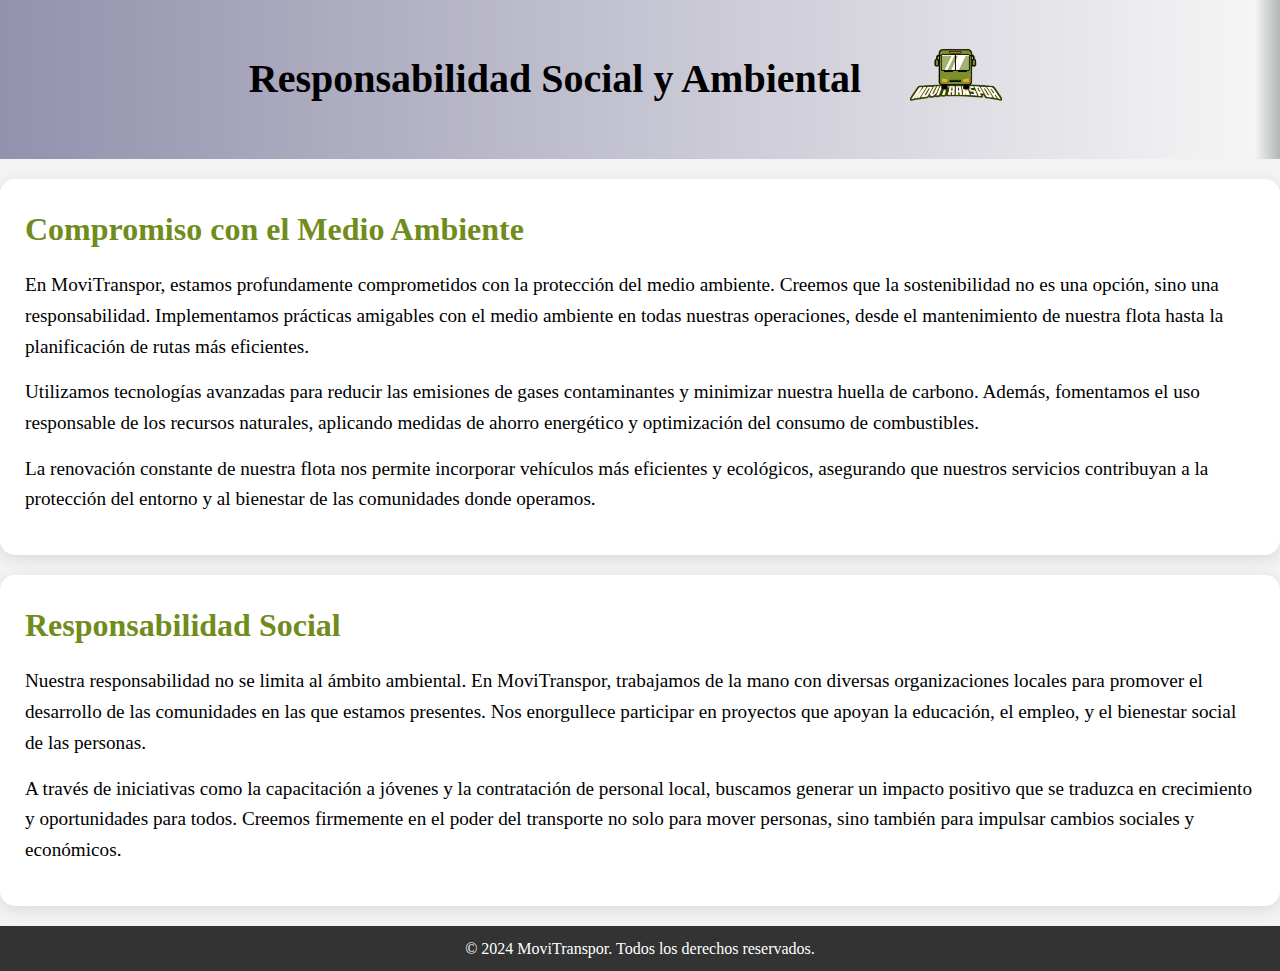
<file: responsabilidad.html>
<!DOCTYPE html>
<html lang="es">
<head>
    <meta charset="UTF-8">
    <meta name="viewport" content="width=device-width, initial-scale=1.0">
    <title>Responsabilidad Social y Ambiental de MoviTranspor</title>
    <link rel="stylesheet" href="/css/responsabilidad.css">
</head>
<body>
    <header class="header">
        <h1>Responsabilidad Social y Ambiental</h1>
        <img src="/imagenes/logo.png" alt="Logo de MoviTranspor">
    </header>

    <section class="responsabilidad">
        <h2>Compromiso con el Medio Ambiente</h2>
        <p>En MoviTranspor, estamos profundamente comprometidos con la protección del medio ambiente. Creemos que la sostenibilidad no es una opción, sino una responsabilidad. Implementamos prácticas amigables con el medio ambiente en todas nuestras operaciones, desde el mantenimiento de nuestra flota hasta la planificación de rutas más eficientes.</p>
        <p>Utilizamos tecnologías avanzadas para reducir las emisiones de gases contaminantes y minimizar nuestra huella de carbono. Además, fomentamos el uso responsable de los recursos naturales, aplicando medidas de ahorro energético y optimización del consumo de combustibles.</p>
        <p>La renovación constante de nuestra flota nos permite incorporar vehículos más eficientes y ecológicos, asegurando que nuestros servicios contribuyan a la protección del entorno y al bienestar de las comunidades donde operamos.</p>
    </section>

    <section class="valores-sociales">
        <h2>Responsabilidad Social</h2>
        <p>Nuestra responsabilidad no se limita al ámbito ambiental. En MoviTranspor, trabajamos de la mano con diversas organizaciones locales para promover el desarrollo de las comunidades en las que estamos presentes. Nos enorgullece participar en proyectos que apoyan la educación, el empleo, y el bienestar social de las personas.</p>
        <p>A través de iniciativas como la capacitación a jóvenes y la contratación de personal local, buscamos generar un impacto positivo que se traduzca en crecimiento y oportunidades para todos. Creemos firmemente en el poder del transporte no solo para mover personas, sino también para impulsar cambios sociales y económicos.</p>
    </section>

    <footer class="footer">
        <p>&copy; 2024 MoviTranspor. Todos los derechos reservados.</p>
    </footer>
</body>
</html>
</file>
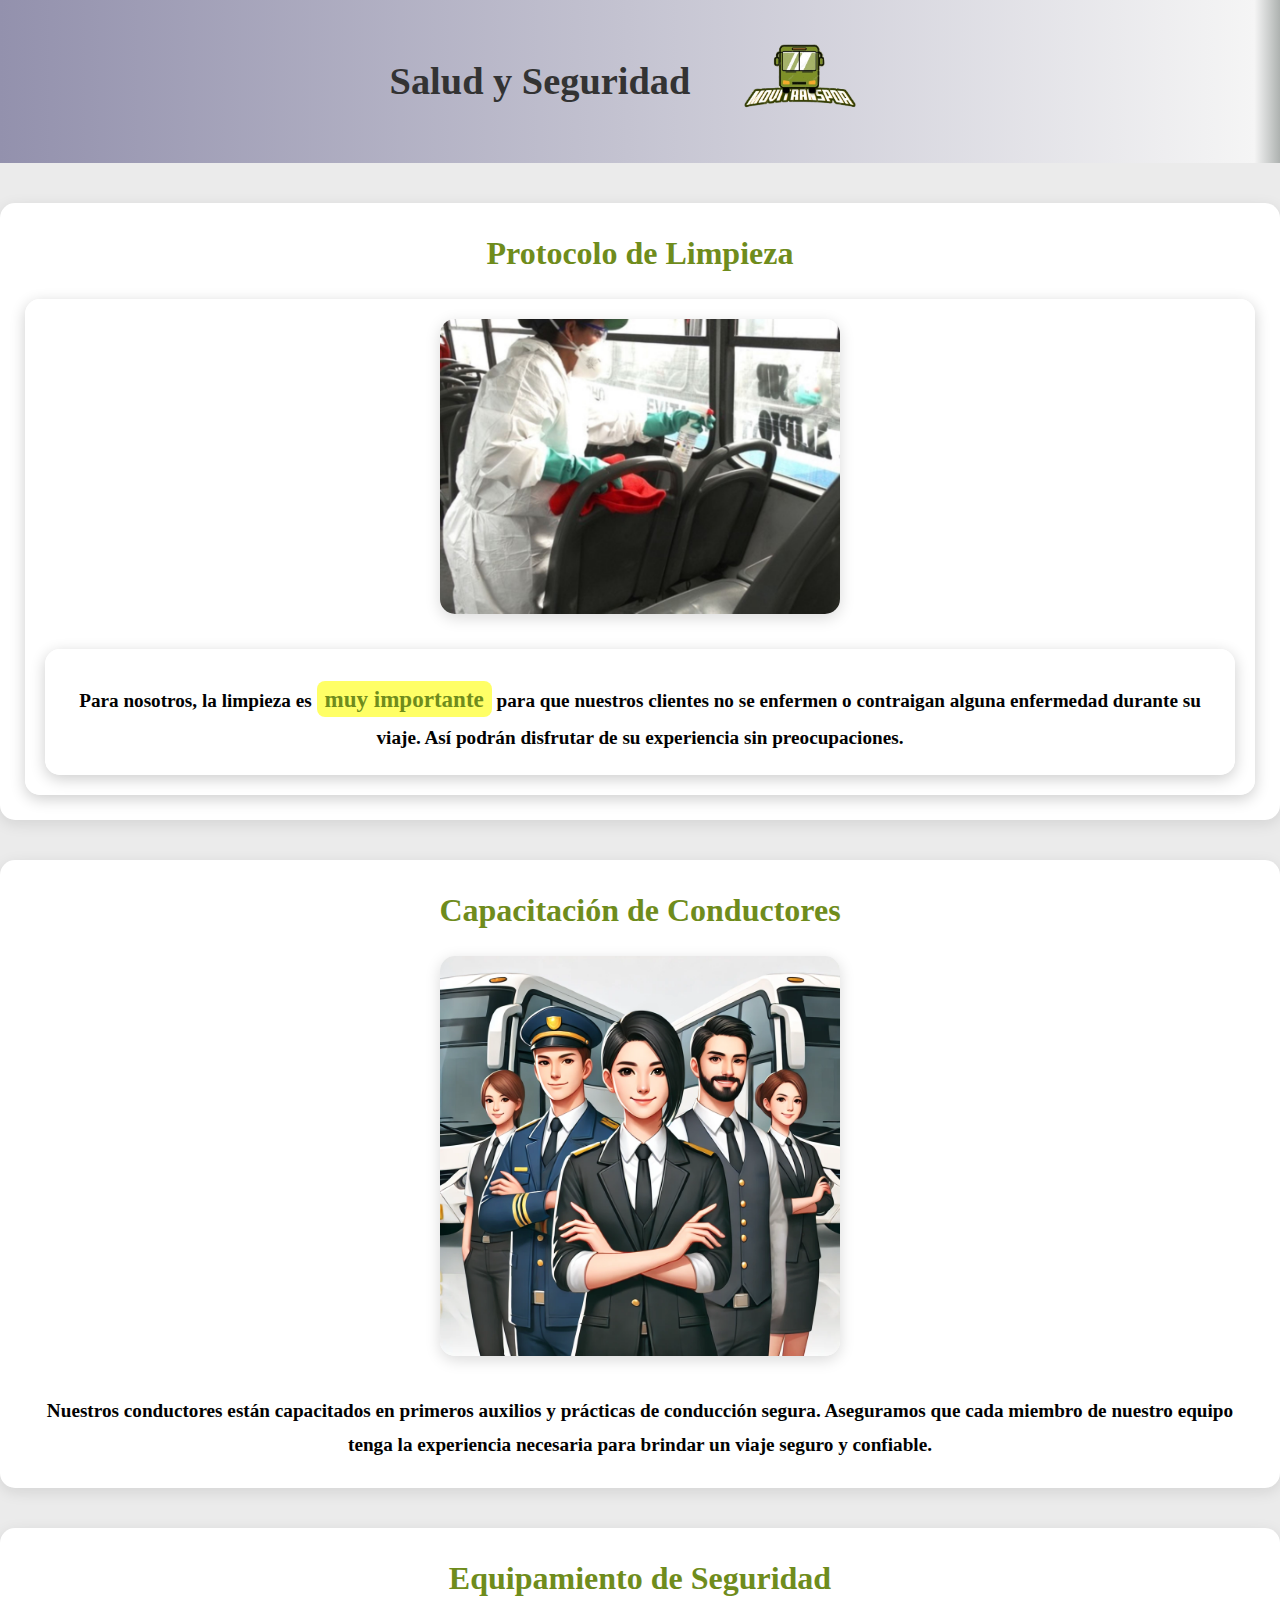
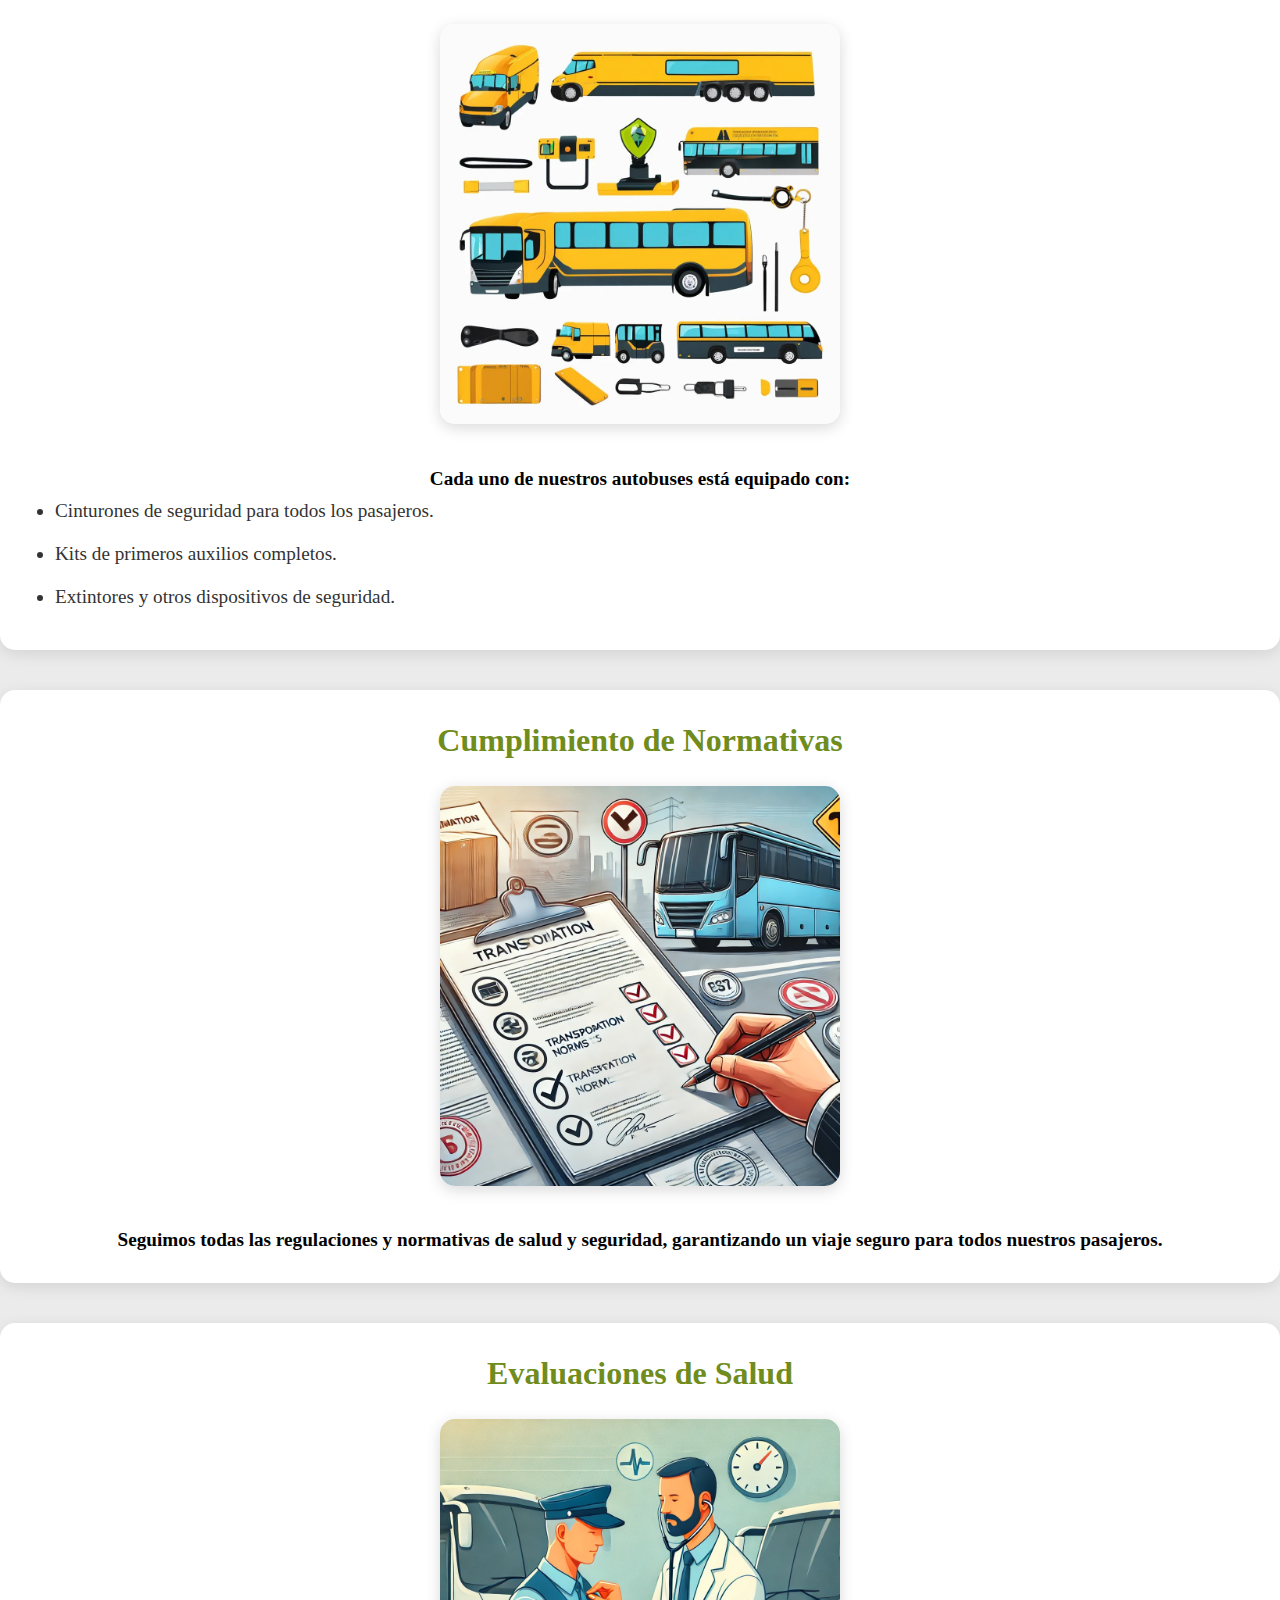
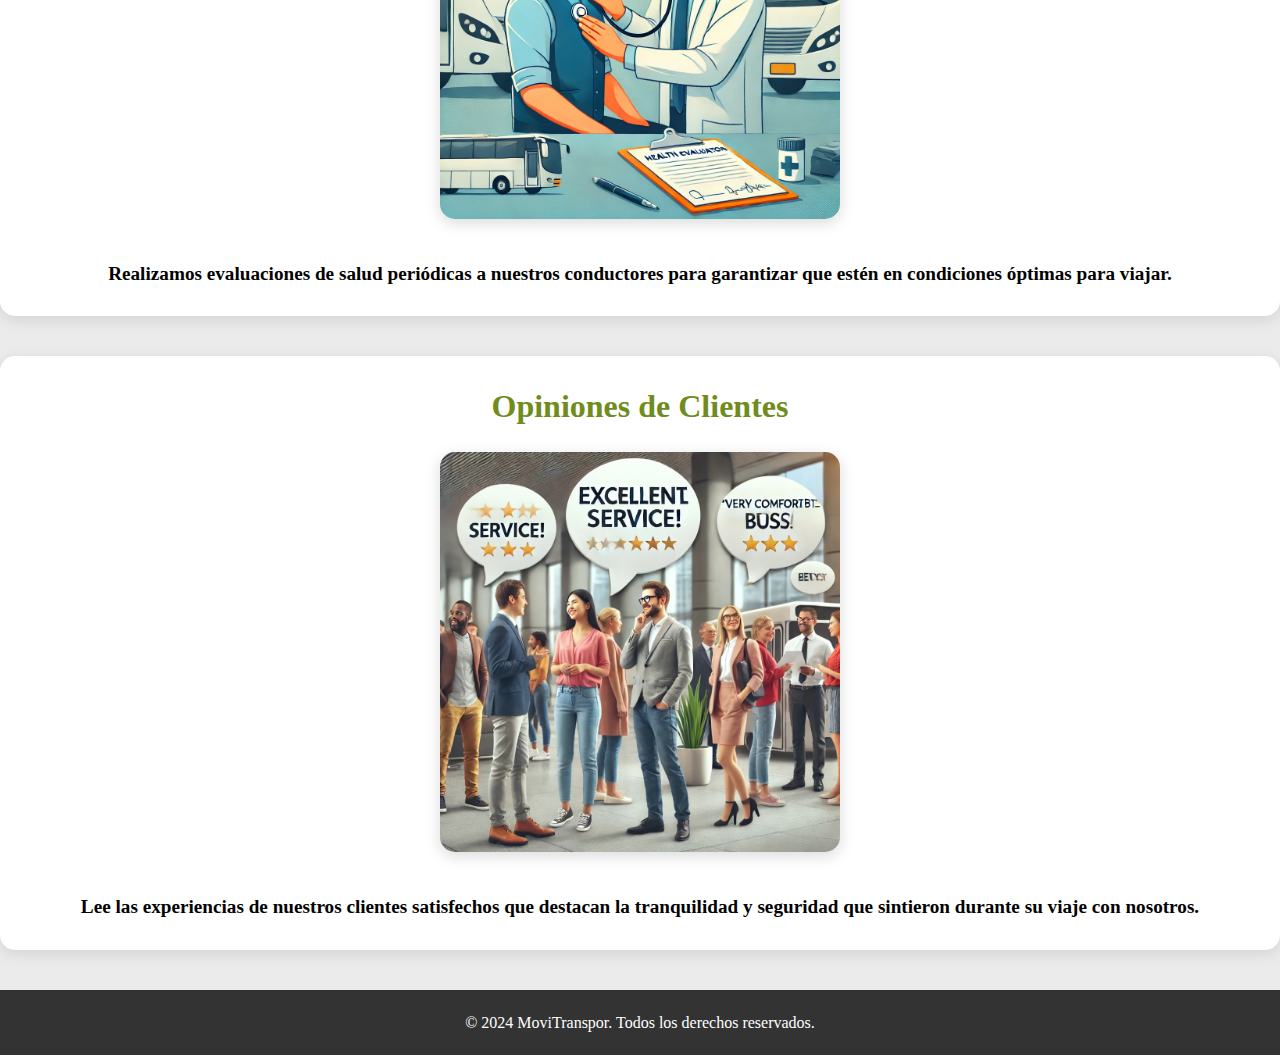
<file: seguridad.html>
<!DOCTYPE html>
<html lang="en">
<head>
    <meta charset="UTF-8">
    <meta name="viewport" content="width=device-width, initial-scale=1.0">
    <title>Protocolos de Salud y Seguridad</title>
    <link rel="stylesheet" href="/css/seguridad.css">
</head>
<body>
    <header class="header">
        <h1>Salud y Seguridad</h1>
        <img src="/imagenes/logo.png" alt="Logo de MoviTranspor">
    </header>

    <section class="salud">
        <div class="limpieza">
            <h3>Protocolo de Limpieza</h3>
            <div class="limpieza-content">
                <img src="/imagenes/coronavirus-desinfeccion-en-bus.jpg" alt="Desinfección de bus">
                <div class="text">
                    <p>Para nosotros, la limpieza es <span class="highlight">muy importante</span> para que nuestros clientes no se enfermen o contraigan alguna enfermedad durante su viaje. Así podrán disfrutar de su experiencia sin preocupaciones.</p>
                </div>
            </div>
        </div>
    </section>

    <section class="conductores">
        <h3>Capacitación de Conductores</h3>
        <img src="/imagenes/conductores.webp" alt="Conductores Capacitados">
        <p>Nuestros conductores están capacitados en <span class="highlight">primeros auxilios</span> y prácticas de conducción segura. Aseguramos que cada miembro de nuestro equipo tenga la experiencia necesaria para brindar un viaje seguro y confiable.</p>
    </section>

    <section class="seguridad">
        <h3>Equipamiento de Seguridad</h3>
        <img src="/imagenes/seguridad.jpg" alt="Equipamiento de Seguridad">
        <p>Cada uno de nuestros autobuses está equipado con:</p>
        <ul>
            <li>Cinturones de seguridad para todos los pasajeros.</li>
            <li>Kits de primeros auxilios completos.</li>
            <li>Extintores y otros dispositivos de seguridad.</li>
        </ul>
    </section>

    <section class="normativas">
        <h3>Cumplimiento de Normativas</h3>
        <img src="/imagenes/normativas.webp" alt="Cumplimiento de Normativas">
        <p>Seguimos todas las regulaciones y normativas de salud y seguridad, garantizando un viaje seguro para todos nuestros pasajeros.</p>
    </section>

    <section class="evaluaciones">
        <h3>Evaluaciones de Salud</h3>
        <img src="/imagenes/salud.webp" alt="Evaluaciones de Salud">
        <p>Realizamos <span class="highlight">evaluaciones de salud</span> periódicas a nuestros conductores para garantizar que estén en condiciones óptimas para viajar.</p>
    </section>

    <section class="opiniones">
        <h3>Opiniones de Clientes</h3>
        <img src="/imagenes/DALL·E 2024-09-21 11.58.44 - A group of diverse people gathered in a modern public space, casually discussing and sharing opinions. Some are standing while others are sitting, wit.webp" alt="Opiniones de Clientes">
        <p>Lee las experiencias de nuestros clientes satisfechos que destacan la <span class="highlight">tranquilidad</span> y <span class="highlight">seguridad</span> que sintieron durante su viaje con nosotros.</p>
    </section>

    <footer class="footer">
        <p>© 2024 MoviTranspor. Todos los derechos reservados.</p>
    </footer>
</body>
</html>
</file>
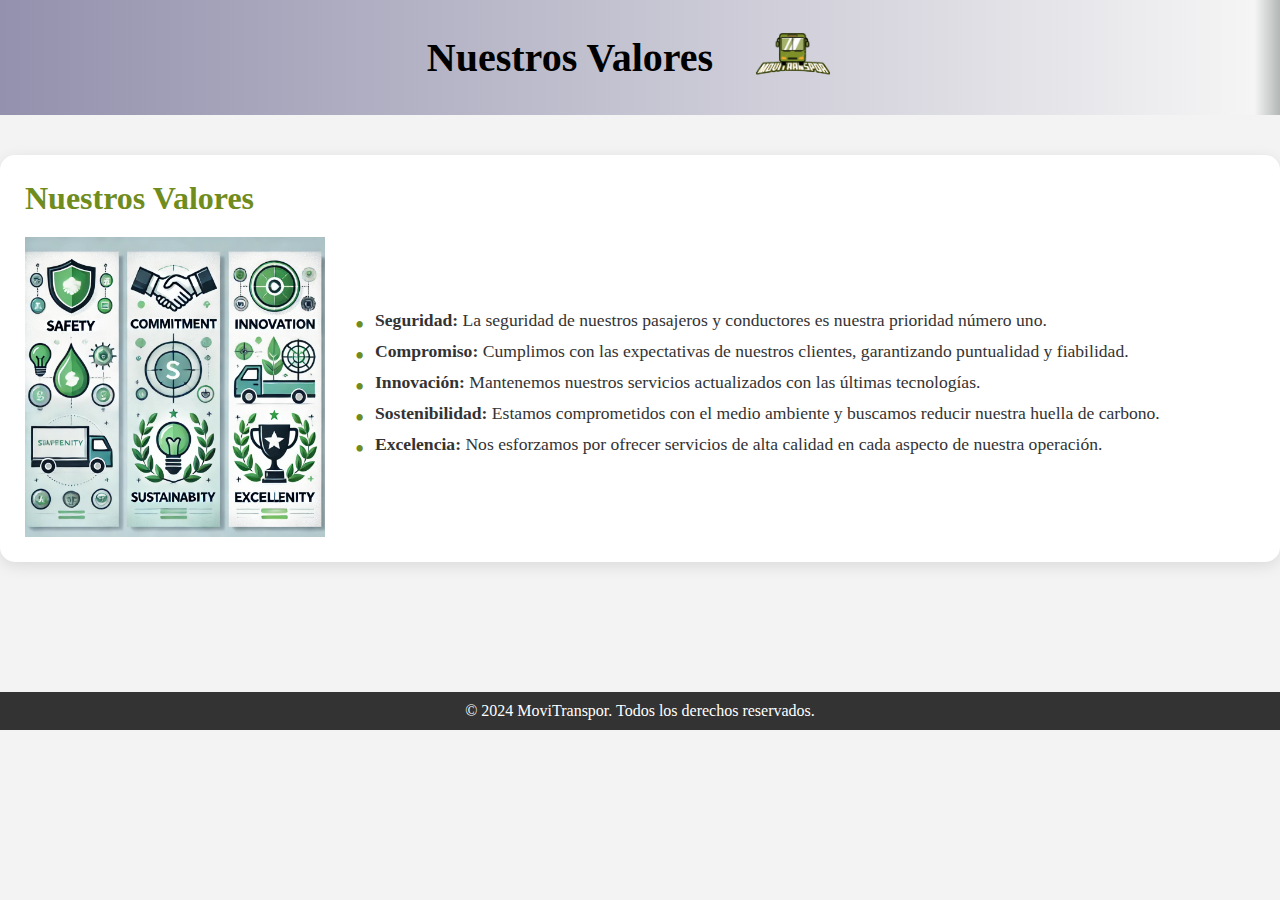
<file: valores.html>
<!DOCTYPE html>
<html lang="es">
<head>
    <meta charset="UTF-8">
    <meta name="viewport" content="width=device-width, initial-scale=1.0">
    <title>Valores de MoviTranspor</title>
    <link rel="stylesheet" href="/css/valores.css">
</head>
<body>
    <header class="header">
        <h1>Nuestros Valores</h1>
        <img src="/imagenes/logo.png" alt="Logo de MoviTranspor">
    </header>
    <section class="valores">
        <h2>Nuestros Valores</h2>
        <div class="valores-contenido">
            <img src="/imagenes/valor.webp" alt="Imagen de nuestros valores" class="valores-img">
            <ul>
                <li><strong>Seguridad:</strong> La seguridad de nuestros pasajeros y conductores es nuestra prioridad número uno.</li>
                <li><strong>Compromiso:</strong> Cumplimos con las expectativas de nuestros clientes, garantizando puntualidad y fiabilidad.</li>
                <li><strong>Innovación:</strong> Mantenemos nuestros servicios actualizados con las últimas tecnologías.</li>
                <li><strong>Sostenibilidad:</strong> Estamos comprometidos con el medio ambiente y buscamos reducir nuestra huella de carbono.</li>
                <li><strong>Excelencia:</strong> Nos esforzamos por ofrecer servicios de alta calidad en cada aspecto de nuestra operación.</li>
            </ul>
        </div>
    </section>
    <footer class="footer">
        <p>&copy; 2024 MoviTranspor. Todos los derechos reservados.</p>
    </footer>
</body>
</html>
</file>
<file: css/certificaciones.css>
* {
    padding: 0;
    margin: 0;
    box-sizing: border-box;
}

body {
    font-family: "Merriweather", serif;
    background-color: #f3f3f3;
    color: #333;
    line-height: 1.6;
}

.header {
    display: flex;
    justify-content: center;
    align-items: center;
    background: linear-gradient(90deg, rgba(147, 145, 173, 1) 0%, rgba(245, 245, 245, 1) 98%, rgba(81, 92, 87, 0.4) 100%);
    padding: 20px;
}

.header h1 {
    font-size: 2.5em;
    color: black;
}

.header img {
    width: 160px;
    margin-left: 20px;
}

.certificaciones, .premios {
    margin: 40px 0;
    padding: 25px;
    background-color: white;
    border-radius: 15px;
    box-shadow: 0 4px 15px rgba(0, 0, 0, 0.1);
    text-align: center;
}

.certificaciones h2, .premios h2 {
    font-size: 2em;
    margin-bottom: 20px;
    color: #6F8C1C;
}

.certificaciones p, .premios p {
    font-size: 1.2em;
    margin-bottom: 20px;
}

.certificacion-lista, .premio-lista {
    display: flex;
    justify-content: space-around;
    flex-wrap: wrap;
}

.certificacion, .premio {
    width: 300px;
    margin: 20px;
    text-align: center;
}

.certificacion img, .premio img {
    width: 300px;
    margin-bottom: 15px;
}

.certificacion h3, .premio h3 {
    font-size: 1.5em;
    margin-bottom: 10px;
    color: #6F8C1C;
}

.certificacion p, .premio p {
    font-size: 1.1em;
}

.footer {
    text-align: center;
    padding: 10px;
    background-color: #333;
    color: white;
    margin-top: 40px;
}
</file>
<file: css/opiniones.css>
* {
    margin: 0;
    padding: 0;
    box-sizing: border-box;
}

body {
    font-family: "Merriweather", serif;
    margin: 0;
    background-color: #ebebeb;
    line-height: 1.6;
}

.header {
    display: flex;
    justify-content: center;
    text-align: center;
    align-items: center;
    background: linear-gradient(90deg, rgba(147, 145, 173, 1) 0%, rgba(245, 245, 245, 1) 98%, rgba(81, 92, 87, 0.4) 100%);
}

.header img {
    width: 120px;
    margin-top: 10px;
}

h1 {
    font-size: 2.5em;
}

.intro {
    text-align: center;
    margin: 30px 0;
}

.intro p {
    font-size: 1.2em;
    color: #333;
}

.opiniones {
    margin: 40px 0;
    text-align: center;
}

.opiniones h2 {
    font-size: 2em;
    margin-bottom: 30px;
    color: #91be12;     
}

.opinion {
    background-color: white;
    border-radius: 15px;
    padding: 20px;
    margin-bottom: 40px;
    box-shadow: 0 4px 8px rgba(0, 0, 0, 0.1);
    display: flex;
    align-items: center;
    max-width: 800px;
    margin: 0 auto;
}

.opinion img {
    width: 120px;
    border-radius: 50%;
    margin-right: 20px;
}

.texto-opinion h3 {
    font-size: 1.6em;
    color: #91be12;     
}

.texto-opinion p {
    font-size: 1.1em;
    color: #333;
    line-height: 1.6;
}

.calificacion {
    margin-top: 10px;
}

.calificacion p {
    font-size: 1.2em;
    color: #FFD700;
    font-weight: bold;
}

.calificacion img {
    width: 200px;
}

.footer {
    text-align: center;
    margin-top: 40px;
    padding: 20px;
    background-color: #333;
    color: white;
}
</file>
<file: css/conductores.css>
* {
    margin: 0;
    padding: 0;
    box-sizing: border-box;
}

body {
    font-family: "Arial", sans-serif;
    background-color: #f4f4f4;
    line-height: 1.6;
}

.header {
    display: flex;
    justify-content: center;
    text-align: center;
    align-items: center;
    background: linear-gradient(90deg, rgba(147, 145, 173, 1) 0%, rgba(245, 245, 245, 1) 98%, rgba(81, 92, 87, 0.4) 100%);
    
  
    
}

.header img {
    width: 150px;
    margin-top: 10px;
}

h1 {
    font-size: 2.5em;
 
}

.intro {
    text-align: center;
    margin: 40px 0;
}

.intro h2 {
    font-size: 2em;
    margin-bottom: 10px;
}

.intro p {
    font-size: 1.2em;
    color: #000000;
    line-height: 1.8;
}

.reseñas {
    text-align: center;
    margin: 40px 0;
}

.reseñas h2 {
    font-size: 2.5em;
    margin-bottom: 30px;
    color: #6F8C1C;
}

.conductor {
    background-color: white;
    border-radius: 15px;
    padding: 20px;
    margin-bottom: 40px;
    box-shadow: 0 4px 8px rgba(0, 0, 0, 0.1);
    display: inline-block;
    width: 30%;
    margin-right: 10px;
}

.conductor img {
    width: 100%;
    border-radius: 50%;
}

.conductor h3 {
    font-size: 1.8em;
    margin: 10px 0;
}

.conductor p {
    font-size: 1.1em;
    color: #333;
    line-height: 1.6;
}

.calificacion {
    margin-top: 10px;
    text-align: center;
}

.calificacion p {
    font-size: 1.2em;
    color: #FFD700;
    font-weight: bold;
}

.calificacion img {
    width: 100px;
}

.testimonios {
    background-color: #ffffff;
    padding: 20px;
    border-radius: 15px;
    box-shadow: 0 4px 8px rgba(0, 0, 0, 0.1);
    margin-top: 40px;
    text-align: center;
}

.testimonios h2 {
    font-size: 2.5em;
    margin-bottom: 20px;
}

.testimonio {
    font-size: 1.2em;
    color: #555;
    margin-bottom: 20px;
    background-color: #f9f9f9;
    padding: 20px;
    border-radius: 10px;
    display: flex;
    align-items: center;
}

.testimonio img {
    width: 80px;
    height: 80px;
    border-radius: 50%;
    margin-right: 20px;
}

.footer {
    text-align: center;
    margin-top: 40px;
    padding: 20px;
    background-color: #333;
    color: white;
}
</file>
<file: css/criterios.css>
* {
    margin: 0;
    padding: 0;
    box-sizing: border-box;
}

body {
    font-family: "Merriweather", serif;
    background-color: #f3f3f3;
    color: #000000;
    line-height: 1.6;
}

.header {
    display: flex;
    justify-content: center;
    align-items: center;
    background: linear-gradient(90deg, rgba(147, 145, 173, 1) 0%, rgba(245, 245, 245, 1) 98%, rgba(81, 92, 87, 0.4) 100%);
    padding: 20px;
}

.header h1 {
    font-size: 2.5em;
    color: rgb(0, 0, 0);
}

.header img {
    width: 150px;
    margin-left: 20px;
}

.opiniones {
    display: flex;
    flex-direction: column;
    align-items: center;
    padding: 40px;
}

.opiniones h2 {
    font-size: 2em;
    margin-bottom: 20px;
    color: #6F8C1C;
}

.tarjeta-opinion {
    background-color: white;
    padding: 20px;
    margin: 20px 0;
    border-radius: 15px;
    box-shadow: 0 4px 15px rgba(0, 0, 0, 0.1);
    width: 80%;
}

.tarjeta-opinion img {
    width: 100px;
    height: 100px;
    border-radius: 50%;
    margin-right: 10px;
}

.tarjeta-opinion p {
    font-size: 1.2em;
    margin-bottom: 10px;
}

.tarjeta-opinion span {
    font-size: 1em;
    color: #666;
}

.footer {
    text-align: center;
    margin-top: 20px;
    padding: 10px;
    background-color: #333;
    color: white;
    font-size: 1em;
}

@media (max-width: 768px) {
    .tarjeta-opinion {
        width: 100%;
    }
}

@media (max-width: 480px) {
    .header h1 {
        font-size: 2em;
    }
    .opiniones h2 {
        font-size: 1.5em;
    }
    .tarjeta-opinion {
        padding: 10px;
    }
}
</file>
<file: css/equipos.css>
* {
    padding: 0;
    margin: 0;
    box-sizing: border-box;
}

body {
    font-family: "Merriweather", serif;
    background-color: #f3f3f3;
    color: #333;
}

.header {
    display: flex;
    justify-content: center;
    align-items: center;
    background: linear-gradient(90deg, rgba(147, 145, 173, 1) 0%, rgba(245, 245, 245, 1) 98%, rgba(81, 92, 87, 0.4) 100%);
    padding: 20px;
}

.header h1 {
    font-size: 2.5em;
    color: black;
}

.header img {
    width: 120px;
    margin-left: 20px;
}

.equipo {
    margin: 40px 0;
    padding: 25px;
    background-color: white;
    border-radius: 15px;
    box-shadow: 0 4px 15px rgba(0, 0, 0, 0.1);
    text-align: center;
}

.equipo h2 {
    font-size: 2em;
    margin-bottom: 20px;
    color: #6F8C1C;
}

.equipo p {
    font-size: 1.2em;
    margin-bottom: 20px;
}

.perfil-container {
    display: flex;
    justify-content: space-around;
    flex-wrap: wrap;
}

.perfil {
    width: 250px;
    margin: 20px;
    text-align: center;
}

.perfil img {
    width: 100%;
    border-radius: 50%;
    margin-bottom: 15px;
}

.perfil h3 {
    font-size: 1.5em;
    margin-bottom: 10px;
}

.perfil p {
    font-size: 1.1em;
}

.footer {
    text-align: center;
    padding: 10px;
    background-color: #333;
    color: white;
}
</file>
<file: css/flota.css>
* {
    padding: 0;
    margin: 0;
    box-sizing: border-box;
}

body {
    font-family: "Merriweather", serif;
    background-color: #ebebeb;
    line-height: 1.6;
}

.header {
    display: flex;
    justify-content: center;
    text-align: center;
    align-items: center;
    background: linear-gradient(90deg, rgba(147, 145, 173, 1) 0%, rgba(245, 245, 245, 1) 98%, rgba(81, 92, 87, 0.4) 100%);
    padding: 10px;
}

.header h1 {
    font-size: 2.4em;
    font-weight: bold;
    color: #333;
}

.header img {
    width: 180px;
    margin-left: 20px;
}

section {
    margin: 40px 0;
    padding: 25px;
    background-color: white;
    border-radius: 15px;
    box-shadow: 0 4px 15px rgba(0, 0, 0, 0.1);
    text-align: center;
}

section h3 {
    font-size: 2em;
    margin-bottom: 20px;
    color: #6F8C1C;
}

section p {
    font-size: 1.2em;
    color: #020202;
    font-weight: 900;
    line-height: 1.8;
    margin-top: 10px;
}

ul {
    list-style-type: disc;
    margin-left: 30px;
    text-align: left;
}

ul li {
    margin-bottom: 12px;
    font-size: 1.1em;
    color: #333;
}

section img {
    width: 100%;
    max-width: 400px;
    height: auto;
    border-radius: 15px;
    box-shadow: 0 4px 15px rgba(0, 0, 0, 0.15);
    margin: 0 auto 20px auto;
}

.modernos-content, .text {
    display: flex;
    flex-direction: column;
    align-items: center;
    margin-top: 15px;
    background-color: rgba(255, 255, 255, 0.95);
    padding: 20px;
    border-radius: 15px;
    box-shadow: 0 4px 15px rgba(0, 0, 0, 0.2);
}

.text span.highlight {
    font-weight: bold;
    color: #6F8C1C;
    font-size: 1.2em;
    background-color: rgba(255, 255, 0, 0.6);
    padding: 5px 8px;
    border-radius: 8px;
}

.footer {
    text-align: center;
    margin-top: 40px;
    padding: 20px;
    background-color: #333;
    color: white;
}


@media screen and (max-width: 600px) {
    .header {
        flex-direction: column;
    }

    .header h1 {
        font-size: 1.8em;
    }

    .header img {
        width: 140px;
        margin: 10px 0;
    }

    section h3 {
        font-size: 1.5em;
    }

    section p, ul li {
        font-size: 1em;
    }

    section img {
        max-width: 100%;
    }

    .modernos-content, .text {
        padding: 15px;
    }
}

@media screen and (min-width: 601px) and (max-width: 900px) {
    .header h1 {
        font-size: 2.2em;
    }

    .header img {
        width: 160px;
    }

    section h3 {
        font-size: 1.8em;
    }

    section p, ul li {
        font-size: 1.1em;
    }

    section img {
        max-width: 90%;
    }

    .modernos-content, .text {
        padding: 18px;
    }
}

@media screen and (min-width: 901px) {
    .header h1 {
        font-size: 2.4em;
    }

    .header img {
        width: 180px;
    }

    section h3 {
        font-size: 2em;
    }

    section p, ul li {
        font-size: 1.2em;
    }

    section img {
        max-width: 400px;
    }

    .modernos-content, .text {
        padding: 20px;
    }
}
</file>
<file: css/historia.css>
* {
    padding: 0;
    margin: 0;
    box-sizing: border-box;
}

body {
    font-family: "Merriweather", serif; 
    background-color: #f3f3f3;
    color: #333;
    line-height: 1.6;
}

.header {
    display: flex;
    justify-content: center;
    text-align: center;
    align-items: center;
    background: linear-gradient(90deg, rgba(147, 145, 173, 1) 0%, rgba(245, 245, 245, 1) 98%, rgba(81, 92, 87, 0.4) 100%);
    padding: 10px 20px ;
}

.header h1 {
    font-size: 2.5em;
    color: rgb(0, 0, 0);
}

.header img {
    width: 120px;
    margin-left: 20px;
}

.historia {
    margin: 40px 0;
    padding: 25px;
    background-color: white;
    border-radius: 15px;
    box-shadow: 0 4px 15px rgba(0, 0, 0, 0.1);
}

.historia h2 {
    font-size: 2em;
    margin-bottom: 20px;
    color: #6F8C1C;     
}

.historia p {
    font-size: 1.2em;
    margin-bottom: 20px;
}

.carrusel {
    width: 100%;
    overflow: hidden;
    position: relative;
    margin-bottom: 50px;
}

.imagenes {
    display: flex;
    width: 350%;
    animation: deslizar 40s infinite;
}

.imagenes img {
    width: 500px; 
    height: 500px;
}

@keyframes deslizar {
    /* 0% { transform: translateX(0); }
    100% { transform: translateX(-80%); }  */
}

.footer {
    text-align: center;
    margin-top: 40px;
    padding: 20px;
    background-color: #333;
    color: white;
}
</file>
<file: css/mision_vision.css>
* {
    padding: 0;
    margin: 0;
    box-sizing: border-box;
}

body {
    font-family: "Merriweather", serif; 
    background-color: #f3f3f3;
    color: #333;
    line-height: 1.6;
}

.header {
    display: flex;
    justify-content: center;
    text-align: center;
    align-items: center;
    background: linear-gradient(90deg, rgba(147, 145, 173, 1) 0%, rgba(245, 245, 245, 1) 98%, rgba(81, 92, 87, 0.4) 100%);
    padding: 10px 20px;
}

.header h1 {
    font-size: 2.5em;
    color: rgb(0, 0, 0);
}

.header img {
    width: 120px;
    margin-left: 20px;
}

.contenido {
    margin: 40px 0;
    padding: 25px;
    background-color: white;
    border-radius: 15px;
    box-shadow: 0 4px 15px rgba(0, 0, 0, 0.1);
}

.contenido h2 {
    font-size: 2em;
    margin-bottom: 20px;
    color: #6F8C1C;     
}

.contenido p {
    font-size: 1.2em;
    margin-bottom: 20px;
}

.contenido ul {
    list-style-type: none;
    padding-left: 0;
}

.contenido ul li {
    font-size: 1.1em;
    margin-bottom: 10px;
    padding-left: 20px;
    position: relative;
}

.contenido ul li::before {
    content: "•";
    color: #6F8C1C;
    font-size: 1.5em;
    position: absolute;
    left: 0;
    top: 0;
}
.footer {
    text-align: center;
    margin-top: 40px;
    padding: 20px;
    background-color: #333;
    color: white;
}
</file>
<file: css/responsabilidad.css>
* {
    margin: 0;
    padding: 0;
    box-sizing: border-box;
}

body {
    font-family: "Merriweather", serif;
    background-color: #f3f3f3;
    color: #000000;
    line-height: 1.6;
}

.header {
    display: flex;
    justify-content: center;
    align-items: center;
    background: linear-gradient(90deg, rgba(147, 145, 173, 1) 0%, rgba(245, 245, 245, 1) 98%, rgba(81, 92, 87, 0.4) 100%);
    padding: 20px;
}

.header h1 {
    font-size: 2.5em;
    color: rgb(0, 0, 0);
}
.header img {
    width: 150px;
    margin-left: 20px;
}

.responsabilidad, .valores-sociales {
    background-color: white;
    padding: 25px;
    margin: 20px 0;
    border-radius: 15px;
    box-shadow: 0 4px 15px rgba(0, 0, 0, 0.1);
}

.responsabilidad h2, .valores-sociales h2 {
    font-size: 2em;
    margin-bottom: 15px;
    color: #6F8C1C;
}

.responsabilidad p, .valores-sociales p {
    font-size: 1.2em;
    margin-bottom: 15px;
}

.footer {
    text-align: center;
    margin-top: 20px;
    padding: 10px;
    background-color: #333;
    color: white;
    font-size: 1em;
}
</file>
<file: css/seguridad.css>
* {
    padding: 0;
    margin: 0;
    box-sizing: border-box;
}

body {
    font-family: "Merriweather", serif;
    background-color: #ebebeb;
    line-height: 1.6;
}

.header {
    display: flex;
    justify-content: center;
    text-align: center;
    align-items: center;
    background: linear-gradient(90deg, rgba(147, 145, 173, 1) 0%, rgba(245, 245, 245, 1) 98%, rgba(81, 92, 87, 0.4) 100%);
    padding: 10px;
}

.header h1 {
    font-size: 2.4em;
    font-weight: bold;
    color: #333;
}

.header img {
    width: 180px;
    margin-left: 20px;
}

section {
    margin: 40px 0;
    padding: 25px;
    background-color: white;
    border-radius: 15px;
    box-shadow: 0 4px 15px rgba(0, 0, 0, 0.1);
    text-align: center;
}

section h3 {
    font-size: 2em;
    margin-bottom: 20px;
    color: #6F8C1C;
}

section p {
    font-size: 1.2em;
    color: #020202;
    font-weight: 900;
    line-height: 1.8;
    margin-top: 10px;
}

ul {
    list-style-type: disc;
    margin-left: 30px;
    text-align: left;
}

ul li {
    margin-bottom: 12px;
    font-size: 1.1em;
    color: #333;
}

section img {
    width: 100%;
    max-width: 400px;
    height: auto;
    border-radius: 15px;
    box-shadow: 0 4px 15px rgba(0, 0, 0, 0.15);
    margin: 0 auto 20px auto;
}

.limpieza-content, .text {
    display: flex;
    flex-direction: column;
    align-items: center;
    margin-top: 15px;
    background-color: rgba(255, 255, 255, 0.95);
    padding: 20px;
    border-radius: 15px;
    box-shadow: 0 4px 15px rgba(0, 0, 0, 0.2);
}

.text span.highlight {
    font-weight: bold;
    color: #6F8C1C;
    font-size: 1.2em;
    background-color: rgba(255, 255, 0, 0.6);
    padding: 5px 8px;
    border-radius: 8px;
}

.footer {
    text-align: center;
    margin-top: 40px;
    padding: 20px;
    background-color: #333;
    color: white;
}


@media screen and (max-width: 600px) {
    .header {
        flex-direction: column;
    }

    .header h1 {
        font-size: 1.8em;
    }

    .header img {
        width: 140px;
        margin: 10px 0;
    }

    section h3 {
        font-size: 1.5em;
    }

    section p, ul li {
        font-size: 1em;
    }

    section img {
        max-width: 100%;
    }

    .limpieza-content, .text {
        padding: 15px;
    }
}

@media screen and (min-width: 601px) and (max-width: 900px) {
    .header h1 {
        font-size: 2.2em;
    }

    .header img {
        width: 160px;
    }

    section h3 {
        font-size: 1.8em;
    }

    section p, ul li {
        font-size: 1.1em;
    }

    section img {
        max-width: 90%;
    }

    .limpieza-content, .text {
        padding: 18px;
    }
}

@media screen and (min-width: 901px) {
    .header h1 {
        font-size: 2.4em;
    }

    .header img {
        width: 180px;
    }

    section h3 {
        font-size: 2em;
    }

    section p, ul li {
        font-size: 1.2em;
    }

    section img {
        max-width: 400px;
    }

    .limpieza-content, .text {
        padding: 20px;
    }
}
</file>
<file: css/valores.css>
* {
    padding: 0;
    margin: 0;
    box-sizing: border-box;
}

body {
    font-family: "Merriweather", serif; 
    background-color: #f3f3f3;
    color: #333;
   
}

.header {
    display: flex;
    justify-content: center;
    text-align: center;
    align-items: center;
    background: linear-gradient(90deg, rgba(147, 145, 173, 1) 0%, rgba(245, 245, 245, 1) 98%, rgba(81, 92, 87, 0.4) 100%);
    padding: 10px 20px;
}

.header h1 {
    font-size: 2.5em;
    color: rgb(0, 0, 0);
}

.header img {
    width: 120px;
    margin-left: 20px;
}




/* Sección de valores */
.valores {
    margin: 40px 0;
    padding: 25px;
    background-color: white;
    border-radius: 15px;
    box-shadow: 0 4px 15px rgba(0, 0, 0, 0.1);
}

.valores h2 {
    font-size: 2em;
    margin-bottom: 20px;
    color: #6F8C1C;     
}

.valores-contenido {
    display: flex;
    align-items: center;
}

.valores-img {
    width: 300px;
    height: auto;
    margin-right: 30px;
}

.valores ul {
    list-style-type: none;
    padding-left: 0;
}

.valores ul li {
    font-size: 1.1em;
    margin-bottom: 10px;
    padding-left: 20px;
    position: relative;
}

.valores ul li::before {
    content: "•";
    color: #6F8C1C;
    font-size: 1.5em;
    position: absolute;
    left: 0;
    top: 0;
}

/* Footer sencillo */
.footer {
    background-color: #333;
    color: white;
    text-align: center;
    padding: 10px 0;
    margin-top: 130px;
}

.footer p {
    margin: 0;
}
</file>
